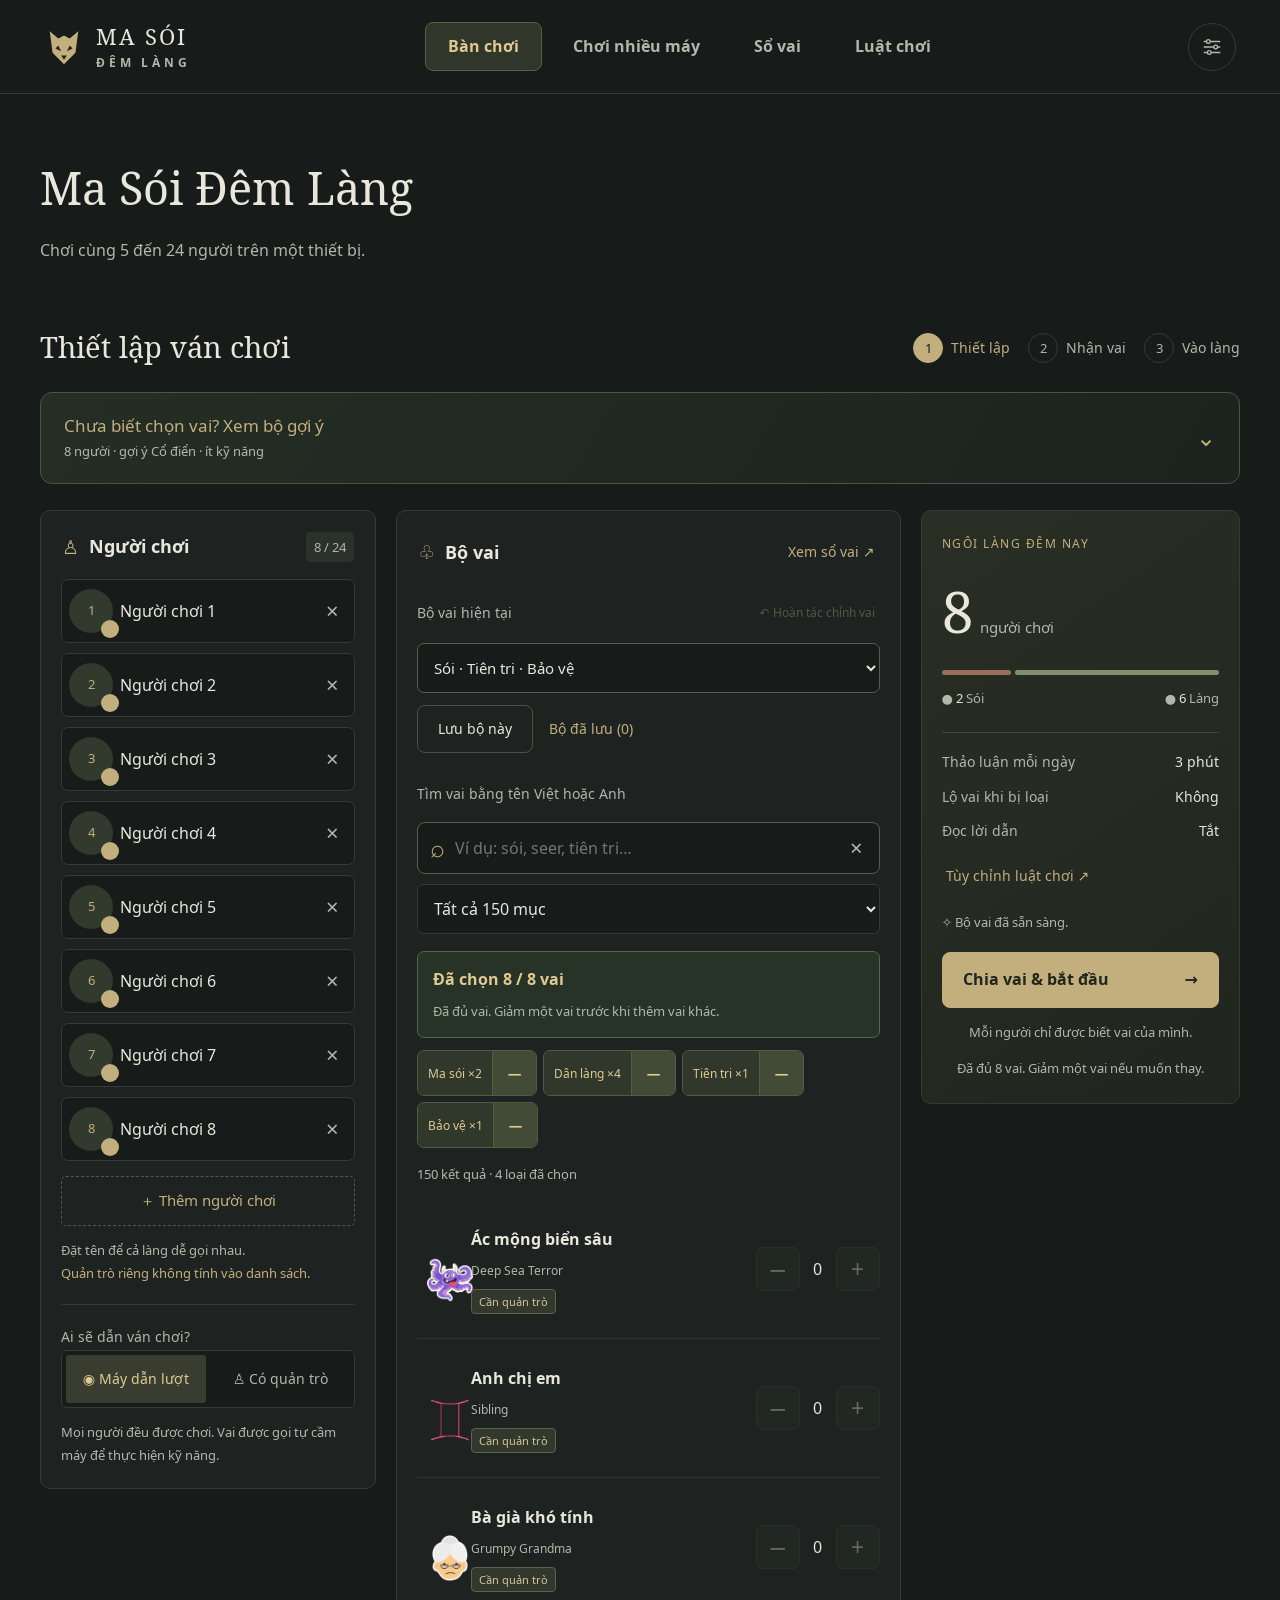
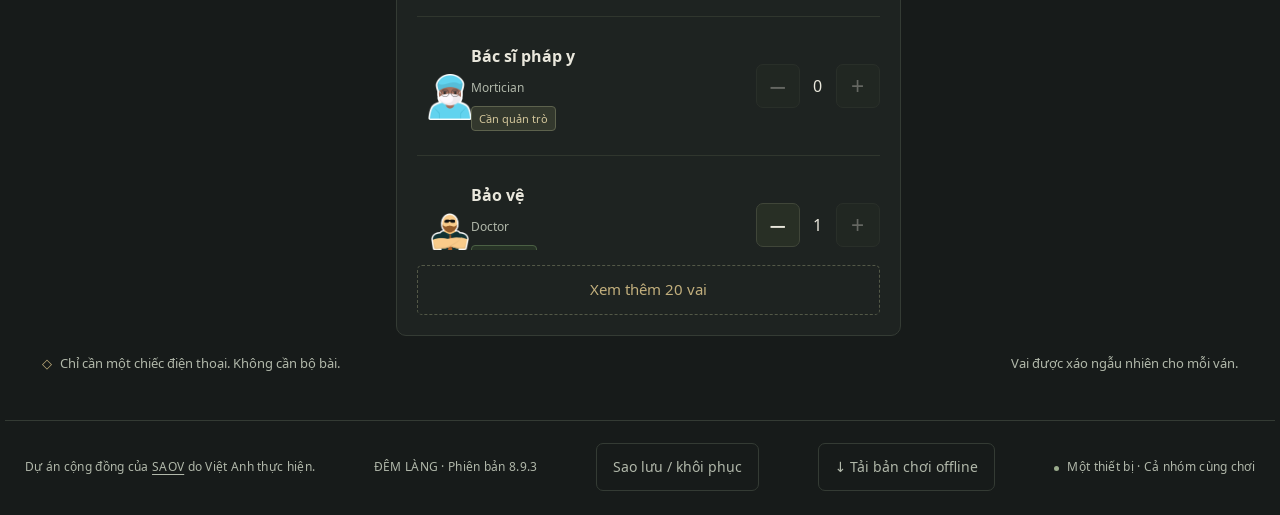
<file: index.html>
<!doctype html>
<html lang="vi"><head><meta charset="utf-8"><meta name="viewport" content="width=device-width, initial-scale=1"><meta name="theme-color" content="#171b1a"><meta name="description" content="Ma Sói Đêm Làng cho 5 đến 24 người."><title>Ma Sói 8.9.3 · Đêm Làng</title><link rel="icon" href="icon.svg" type="image/svg+xml"><link rel="manifest" href="manifest.webmanifest"><link rel="stylesheet" href="style.css"></head><body><header class="topbar"><a href="#" class="brand" aria-label="Ma Sói, trang chủ"><span class="brand-mark" data-icon="wolf"></span><span>MA SÓI<small>ĐÊM LÀNG</small></span></a><nav aria-label="Điều hướng"><button class="nav active" data-page="play">Bàn chơi</button><a class="nav" href="?online=1">Chơi nhiều máy</a><button class="nav" data-page="roles">Sổ vai</button><button class="nav" data-page="rules">Luật chơi</button></nav><button class="icon-btn" id="settingsBtn" aria-label="Cài đặt" title="Cài đặt"><svg viewBox="0 0 24 24" fill="none" stroke="currentColor" stroke-width="1.5" aria-hidden="true"><path d="M3 6h18M3 12h18M3 18h18"/><circle cx="8" cy="6" r="2" fill="#171b1a"/><circle cx="16" cy="12" r="2" fill="#171b1a"/><circle cx="9" cy="18" r="2" fill="#171b1a"/></svg></button></header><main id="app"></main><footer><p class="saov-credit">Dự án cộng đồng của <a href="https://www.facebook.com/SwinAOV?locale=vi_VN" target="_blank" rel="noopener noreferrer">SAOV</a> do Việt Anh thực hiện.</p><span>ĐÊM LÀNG · Phiên bản 8.9.3</span><button data-action="data-tools">Sao lưu / khôi phục</button><button id="downloadBtn">↓ Tải bản chơi offline</button><span id="offlineStatus"><b class="dot"></b> Một thiết bị · Cả nhóm cùng chơi</span></footer><dialog id="modal"></dialog><div id="toast" role="status"></div><script src="catalog.js"></script><script src="role-images.js"></script><script src="app.js"></script><script src="skills.js"></script><script src="room.js"></script></body></html>
</file>
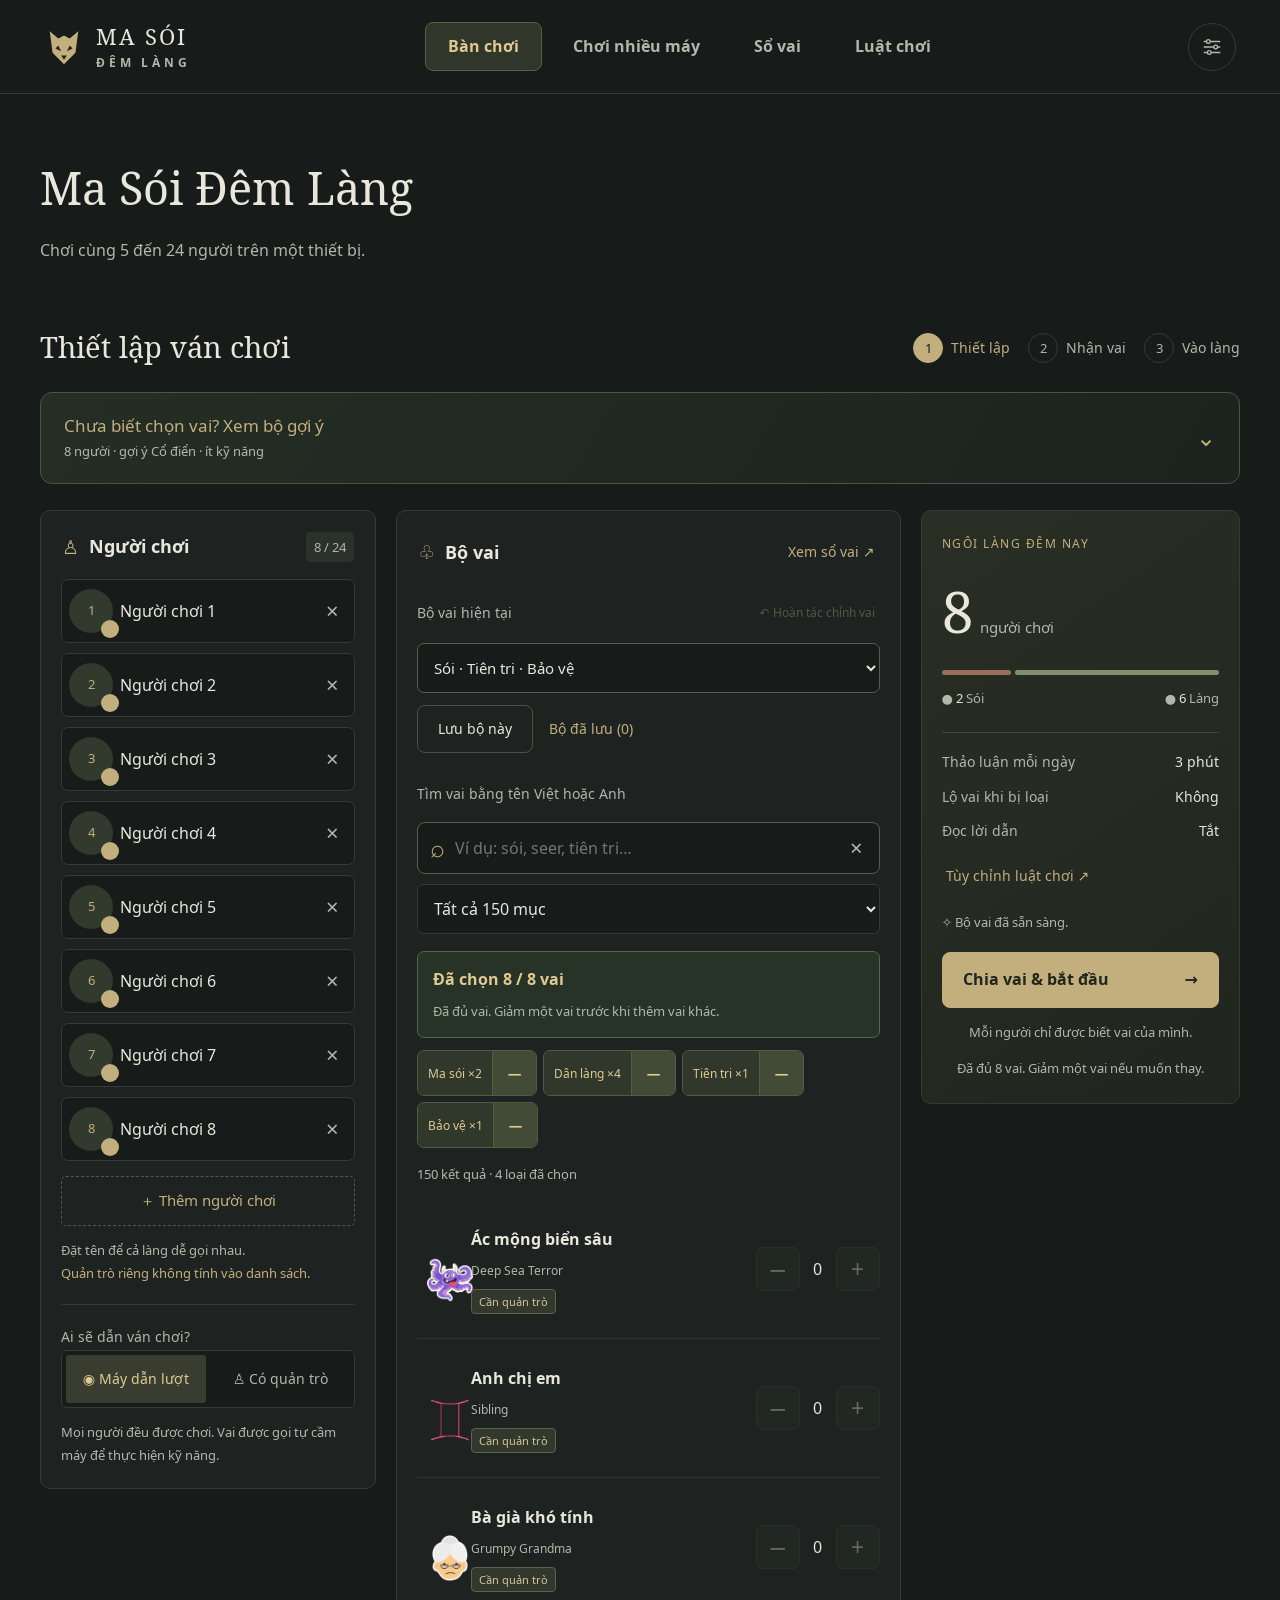
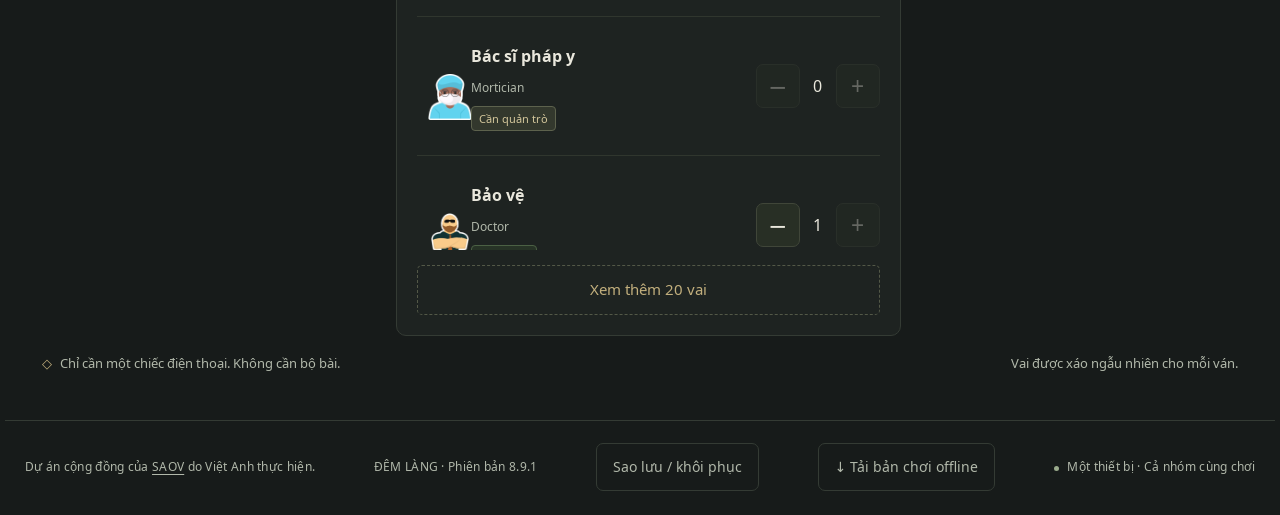
<file: public/index.html>
<!doctype html>
<html lang="vi"><head><meta charset="utf-8"><meta name="viewport" content="width=device-width, initial-scale=1"><meta name="theme-color" content="#171b1a"><meta name="description" content="Ma Sói Đêm Làng cho 5 đến 24 người."><title>Ma Sói 8.9.1 · Đêm Làng</title><link rel="icon" href="icon.svg" type="image/svg+xml"><link rel="manifest" href="manifest.webmanifest"><link rel="stylesheet" href="style.css"></head><body><header class="topbar"><a href="#" class="brand" aria-label="Ma Sói, trang chủ"><span class="brand-mark" data-icon="wolf"></span><span>MA SÓI<small>ĐÊM LÀNG</small></span></a><nav aria-label="Điều hướng"><button class="nav active" data-page="play">Bàn chơi</button><a class="nav" href="?online=1">Chơi nhiều máy</a><button class="nav" data-page="roles">Sổ vai</button><button class="nav" data-page="rules">Luật chơi</button></nav><button class="icon-btn" id="settingsBtn" aria-label="Cài đặt" title="Cài đặt"><svg viewBox="0 0 24 24" fill="none" stroke="currentColor" stroke-width="1.5" aria-hidden="true"><path d="M3 6h18M3 12h18M3 18h18"/><circle cx="8" cy="6" r="2" fill="#171b1a"/><circle cx="16" cy="12" r="2" fill="#171b1a"/><circle cx="9" cy="18" r="2" fill="#171b1a"/></svg></button></header><main id="app"></main><footer><p class="saov-credit">Dự án cộng đồng của <a href="https://www.facebook.com/SwinAOV?locale=vi_VN" target="_blank" rel="noopener noreferrer">SAOV</a> do Việt Anh thực hiện.</p><span>ĐÊM LÀNG · Phiên bản 8.9.1</span><button data-action="data-tools">Sao lưu / khôi phục</button><button id="downloadBtn">↓ Tải bản chơi offline</button><span id="offlineStatus"><b class="dot"></b> Một thiết bị · Cả nhóm cùng chơi</span></footer><dialog id="modal"></dialog><div id="toast" role="status"></div><script src="catalog.js"></script><script src="role-images.js"></script><script src="app.js"></script><script src="skills.js"></script><script src="room.js"></script></body></html>
</file>
<file: style.css>
@font-face{font-family:"Dem Lang Sans";src:url("fonts/noto-sans-regular-vi.woff") format("woff");font-style:normal;font-weight:400 500;font-display:swap}
@font-face{font-family:"Dem Lang Sans";src:url("fonts/noto-sans-bold-vi.woff") format("woff");font-style:normal;font-weight:600 900;font-display:swap}
@font-face{font-family:"Dem Lang Serif";src:url("fonts/noto-serif-regular-vi.woff") format("woff");font-style:normal;font-weight:400;font-display:swap}
:root{--bg:#171b1a;--panel:#1e2321;--raised:#252b27;--line:#343b34;--muted:#b1b8aa;--text:#e9e7dc;--gold:#c2af7d;--gold2:#e0c993;--red:#b5786d;--green:#9aab8c;--sans:"Dem Lang Sans",system-ui,sans-serif;--serif:"Dem Lang Serif",serif}
*{box-sizing:border-box}
body{margin:0;background:var(--bg);color:var(--text);font-family:var(--sans);font-size:16px;line-height:1.55}
button,input,select,textarea{font:inherit}
button,a,input,select,textarea{-webkit-tap-highlight-color:transparent}
button{cursor:pointer;color:inherit}
button:disabled{cursor:not-allowed;opacity:.35}
button{transition:background .18s,border-color .18s,transform .18s}
button:hover:not(:disabled){filter:brightness(1.12)}
button:active:not(:disabled){transform:translateY(1px)}
button:focus-visible,a:focus-visible{outline:2px solid var(--gold);outline-offset:4px}
a{color:inherit;text-decoration:none}
.topbar{height:94px;max-width:1360px;margin:auto;padding:0 44px;display:flex;align-items:center;justify-content:space-between;border-bottom:1px solid var(--line)}
.brand{display:flex;gap:12px;align-items:center;font-family:var(--serif);font-weight:bold;font-size:22px;letter-spacing:2px;line-height:1.1}
.brand small{display:block;font-family:var(--sans);font-size:12px;letter-spacing:3.8px;color:var(--muted);margin-top:8px}
.brand-mark{display:block;width:40px;height:46px;color:var(--gold)}
svg{width:100%;height:100%}
nav{height:100%;display:flex;gap:37px}
.nav{position:relative;border:0;background:none;color:var(--muted);padding:0 2px;font-size:16px}
.nav.active{color:var(--gold2)}
.nav.active:after{content:'';height:2px;background:var(--gold);position:absolute;bottom:-1px;left:0;right:0}
.icon-btn{background:transparent;border:1px solid var(--line);border-radius:50%;width:38px;height:38px;font-size:20px;color:var(--muted)}
main{max-width:1260px;margin:auto;padding:0 30px;min-height:calc(100vh - 181px)}
.hero{display:grid;grid-template-columns:1fr 1fr;align-items:center;min-height:290px;position:relative;overflow:hidden}
.eyebrow{font-size:13px;letter-spacing:2.8px;color:var(--gold);font-weight:bold;text-transform:uppercase}
.hero h1{font-family:var(--serif);font-size:68px;line-height:1.25;font-weight:normal;letter-spacing:0;margin:16px 0 17px}
.hero h1 em{font-style:normal;color:var(--gold)}
.hero p{color:var(--muted);max-width:420px;margin:0;font-size:16px;line-height:1.8}
.hero-art{height:278px;width:100%;position:relative;opacity:.9;mask-image:linear-gradient(90deg,transparent,#000 12%,#000 90%,transparent)}
.hero-tags{display:flex;gap:23px;margin-top:20px;font-size:13px;letter-spacing:.4px;color:#b5b9ac}
.hero-tags span:first-child{color:var(--gold)}
.workspace-head{display:flex;align-items:center;justify-content:space-between;margin:8px 0 18px}
.workspace-head h2{font-family:var(--serif);font-weight:normal;font-size:25px;margin:0}
.workspace-head p{color:var(--muted);font-size:14px;margin:4px 0 0}
.steps{display:flex;gap:22px;font-size:14px;color:var(--muted)}
.steps span{display:flex;align-items:center;gap:8px}
.steps b{border:1px solid var(--line);border-radius:50%;width:23px;height:23px;display:grid;place-items:center;font-weight:normal;font-size:13px}
.steps .active{color:var(--gold)}
.steps .active b{background:var(--gold);color:var(--bg);border-color:var(--gold)}
.setup-grid{display:grid;grid-template-columns:minmax(260px, .94fr) minmax(340px,1.35fr) minmax(235px,.81fr);gap:18px;align-items:start}
.panel{background:var(--panel);border:1px solid var(--line);border-radius:10px;overflow:hidden}
.panel-head{padding:20px 21px 16px;display:flex;align-items:center;justify-content:space-between;gap:8px}
.panel-title{display:flex;align-items:center;gap:10px}
.panel-title h3{font-size:16px;font-weight:600;margin:0}
.panel-title .symbol{color:var(--gold);font-size:19px}
.count-badge{color:var(--muted);font-size:13px;background:#2b312b;border-radius:4px;padding:3px 7px}
.subtle{color:var(--muted);font-size:14px}
.panel-body{padding:0 20px 20px}
.players-list{display:grid;grid-template-columns:1fr 1fr;gap:9px}
.player-input{display:flex;align-items:center;background:var(--bg);border:1px solid var(--line);border-radius:5px;min-width:0;height:38px}
.player-input span{font-size:12px;color:var(--gold);width:27px;text-align:center;flex-shrink:0}
.player-input input{background:transparent;border:0;color:var(--text);width:100%;min-width:0;padding:8px 0;font-size:14px;outline:none}
.player-input:focus-within{border-color:var(--gold)}
.player-input button{border:0;background:transparent;color:var(--muted);padding:5px 8px 5px 3px;font-size:16px}
.add-btn{width:100%;border:1px dashed #535847;background:transparent;border-radius:5px;color:var(--gold);padding:10px;margin:13px 0 0;font-size:14px}
.hint{font-size:13px;color:var(--muted);margin:13px 0 0;line-height:1.7}
.hint .gold{color:var(--gold)}
.panel-rule{border:0;border-top:1px solid var(--line);margin:18px 0}
.segmented{display:flex;background:var(--bg);border:1px solid var(--line);border-radius:6px;padding:4px;gap:4px}
.segmented button{flex:1;border:0;background:transparent;color:var(--muted);padding:7px 6px;border-radius:3px;font-size:13px}
.segmented button.selected{background:#383d30;color:var(--gold2)}
.role-list{margin-top:10px}
.role-row{display:flex;align-items:center;gap:11px;padding:12px 0;border-bottom:1px solid #30362e}
.role-row:last-child{border-bottom:0}
.role-symbol{width:38px;height:40px;padding:9px;border-radius:7px;background:#30352b;color:var(--gold);flex-shrink:0}
.role-row.wolf .role-symbol{background:#392b28;color:#c08d7b}
.role-info{flex:1}
.role-info b{font-weight:500;font-size:15px}
.role-info p{margin:2px 0 0;color:var(--muted);font-size:13px}
.stepper{display:flex;align-items:center;gap:12px}
.stepper button{width:25px;height:25px;border:1px solid #404639;border-radius:4px;background:transparent;color:var(--muted);font-size:18px;line-height:1}
.stepper span{width:12px;text-align:center;font-size:15px}
.text-btn{padding:0;border:0;background:none;color:var(--gold);font-size:14px}
.more-roles{padding-top:13px;display:flex;justify-content:space-between}
.summary{padding:23px 20px;background:linear-gradient(145deg,#2a2f25,#20251f)}
.summary-label{font-size:12px;letter-spacing:2px;color:var(--gold)}
.summary-number{font-family:var(--serif);font-size:49px;line-height:1;margin:21px 0 6px}
.summary-number small{font-family:var(--sans);font-size:14px;color:var(--muted);margin-left:7px}
.balance{height:5px;display:flex;gap:4px;margin:22px 0 12px}
.balance span{border-radius:4px;height:100%}
.balance-key{display:flex;justify-content:space-between;color:var(--muted);font-size:13px}
.balance-key b{color:var(--text);font-weight:normal}
.summary-rule{border:0;border-top:1px solid #424735;margin:23px 0 17px}
.setting-line{display:flex;justify-content:space-between;margin:11px 0;font-size:14px;color:var(--muted)}
.setting-line b{color:var(--text);font-weight:normal}
.primary{background:var(--gold);border:1px solid var(--gold);border-radius:5px;color:#20251e;padding:13px 18px;font-size:15px;font-weight:bold}
.start{width:100%;margin-top:17px;display:flex;justify-content:space-between}
.summary .hint{text-align:center;font-size:12px}
.error{color:#e2a391;font-size:14px}
.intro-note{padding:16px 2px 26px;font-size:13px;color:var(--muted);display:flex;justify-content:space-between}
.intro-note span:first-child:before{content:'◇';color:var(--gold);margin-right:8px}
footer{max-width:1270px;margin:20px auto 0;border-top:1px solid var(--line);padding:22px 20px 24px;display:flex;align-items:center;justify-content:space-between;color:#858d81;font-size:12px;letter-spacing:.3px}
footer i{color:var(--gold);margin:0 9px}
footer button{background:transparent;border:0;color:var(--muted);font-size:13px}
.dot{display:inline-block;background:var(--green);width:5px;height:5px;border-radius:50%;margin-right:5px}
dialog{color:var(--text);background:var(--panel);border:1px solid #4e5545;border-radius:12px;max-width:530px;width:calc(100% - 32px);padding:28px}
dialog::backdrop{background:#090c0bce;backdrop-filter:blur(7px)}
.dialog-head{display:flex;justify-content:space-between;gap:15px;align-items:center;margin-bottom:20px}
.dialog-head h2{font-family:var(--serif);font-size:25px;font-weight:normal;margin:0}
.close{background:none;border:0;color:var(--muted);font-size:24px}
.field{display:block;margin-bottom:19px}
.field>span{display:block;margin-bottom:8px;font-size:15px}
.field select,.field input[type=number],textarea{width:100%;background:var(--bg);color:var(--text);border:1px solid var(--line);padding:11px;border-radius:5px;outline:none}
.field small{display:block;color:var(--muted);font-size:13px;margin-top:6px}
.check{display:flex;gap:10px;align-items:start;margin:17px 0;font-size:15px}
.check input{accent-color:var(--gold);margin-top:5px}
.check small{display:block;color:var(--muted);font-size:13px}
#toast{position:fixed;bottom:28px;left:50%;transform:translateX(-50%);background:var(--gold);color:var(--bg);padding:12px 22px;border-radius:5px;font-size:15px;opacity:0;pointer-events:none;z-index:9;transition:opacity .2s}
#toast.visible{opacity:1}
.page-heading{padding:54px 0 26px}
.page-heading h1{font-family:var(--serif);font-weight:normal;font-size:45px;margin:8px 0}
.page-heading p{color:var(--muted);max-width:650px}
.library{display:grid;grid-template-columns:repeat(4,1fr);gap:16px;padding-bottom:30px}
.role-card{padding:24px;background:var(--panel);border:1px solid var(--line);border-radius:8px}
.role-card .role-symbol{width:54px;height:60px;padding:13px;margin-bottom:22px}
.role-card h2{font-family:var(--serif);font-size:24px;font-weight:normal;margin:6px 0}
.role-card p{font-size:15px;color:var(--muted);line-height:1.8}
.faction{font-size:12px;text-transform:uppercase;letter-spacing:1.5px;color:var(--gold)}
.rules-grid{display:grid;grid-template-columns:1.4fr 1fr;gap:25px;padding-bottom:40px}
.rules-grid article{padding:24px;border:1px solid var(--line);background:var(--panel);border-radius:8px}
.rules-grid h2{font-family:var(--serif);font-weight:normal;font-size:24px;margin-top:0}
.rules-grid li{margin:13px 0;padding-left:5px;color:var(--muted);font-size:16px}
.rules-grid strong{color:var(--text)}
.game-wrap{max-width:800px;margin:0 auto;padding:35px 0 50px}
.game-top{display:flex;justify-content:space-between;align-items:center;margin-bottom:28px}
.game-top p{font-size:13px;letter-spacing:1.3px;color:var(--gold);margin:0}
.game-stage{padding:35px;background:var(--panel);border:1px solid var(--line);border-radius:13px;text-align:center}
.game-stage h1{font-family:var(--serif);font-size:38px;font-weight:normal;margin:12px 0}
.game-stage p{color:var(--muted);font-size:16px;max-width:510px;margin:14px auto 23px;line-height:1.9}
.game-stage .large-symbol{width:80px;height:90px;display:block;color:var(--gold);margin:20px auto}
.role-reveal{border:1px solid #5e6145;border-radius:10px;margin:24px auto;padding:25px;max-width:350px;background:radial-gradient(ellipse at top,#384130,transparent 80%)}
.role-reveal h2{font-family:var(--serif);font-size:36px;font-weight:normal;margin:12px 0}
.secondary{background:transparent;color:var(--text);border:1px solid #4a5143;border-radius:5px;padding:12px 18px;font-size:15px}
.actions{display:flex;flex-wrap:wrap;justify-content:center;gap:12px;margin-top:25px}
.player-grid{display:grid;grid-template-columns:repeat(3,1fr);gap:9px;margin:23px 0}
.target{background:var(--bg);border:1px solid var(--line);border-radius:6px;padding:14px 9px;text-align:left;display:flex;gap:10px;align-items:center;font-size:15px;overflow:hidden}
.target span{overflow-wrap:anywhere}
.avatar{width:25px;height:25px;border-radius:50%;background:#32392d;color:var(--gold);display:grid;place-items:center;font-size:13px;flex-shrink:0}
.target.chosen{border-color:var(--gold);background:#363b2c}
.target.dead{opacity:.55}
.target small{display:block;color:var(--muted);font-size:13px}
.progress{height:3px;background:var(--line);margin-top:27px;border-radius:4px}
.progress>div{height:100%;background:var(--gold);border-radius:4px}
.timer{font-size:76px;font-family:var(--serif);color:var(--gold);line-height:1.3;font-variant-numeric:tabular-nums}
.alive-strip{display:flex;gap:8px;flex-wrap:wrap;justify-content:center;margin:20px 0}
.alive-strip span{font-size:14px;color:var(--muted);border:1px solid var(--line);border-radius:30px;padding:5px 12px}
.vote-row{display:flex;gap:14px;align-items:center;border-bottom:1px solid var(--line);padding:12px 0;text-align:left}
.vote-row .name{flex:1}
.vote-row .stepper{gap:20px}
.vote-row .stepper button{width:33px;height:33px}
.results-list{text-align:left;display:grid;grid-template-columns:1fr 1fr;gap:10px}
.results-list>div{padding:12px 14px;background:var(--bg);border-radius:5px;display:flex;align-items:center;gap:12px}
.results-list b{font-weight:normal;font-size:15px}
.results-list small{display:block;color:var(--muted);font-size:13px}
.log{text-align:left;margin-top:25px;border-top:1px solid var(--line);padding-top:20px}
.log li{font-size:15px;color:var(--muted);padding:5px}
.resume{display:flex;justify-content:space-between;align-items:center;padding:15px 20px;background:#30372a;border:1px solid #596144;border-radius:7px;margin:15px 0 20px;gap:15px}
.resume p{font-size:15px;margin:0;color:var(--text)}
.resume small{font-size:13px;color:var(--muted)}
.mode-label{font-size:13px;color:var(--muted);margin:15px 0 7px}
.reduced{font-size:14px;color:var(--muted)}
details{margin:20px 0;text-align:left}
summary{cursor:pointer;color:var(--gold);font-size:15px}
.empty{font-size:16px;padding:30px;color:var(--muted)}

@media(min-width:1450px){.topbar{max-width:1380px}
.hero{min-height:330px}
.hero-art{height:310px}
.hero h1{font-size:79px}
.panel-head{padding-top:23px}
.role-row{padding:15px 0}
main{max-width:1300px}
}

@media(max-width:1050px){.setup-grid{grid-template-columns:1fr 1.3fr}
.setup-grid>aside{grid-column:1/-1}
.summary{display:grid;grid-template-columns:1fr 1fr;gap:0 40px}
.summary>div:last-child{align-self:center}
.summary-rule{margin-top:10px}
.hero h1{font-size:59px}
.hero-tags{gap:16px}
.library{grid-template-columns:repeat(2,1fr)}
footer{gap:14px}
.steps{gap:12px}
}

@media(max-width:650px){.topbar{padding:0 20px;height:78px}
.brand{font-size:18px;gap:8px}
.brand small{font-size:11px;letter-spacing:2.5px}
.brand-mark{width:30px;height:37px}
nav{gap:20px}
.nav{font-size:14px}
.icon-btn{width:30px;height:30px;font-size:17px}
main{padding:0 19px}
.hero{min-height:310px;display:block;padding-top:33px}
.hero h1{font-size:58px;margin:14px 0}
.hero p{font-size:15px;max-width:270px}
.hero-art{position:absolute;right:-120px;bottom:-5px;width:350px;height:250px;z-index:-1;opacity:.4;mask-image:linear-gradient(90deg,transparent,#000 35%)}
.eyebrow{font-size:12px;letter-spacing:2px}
.hero-tags{font-size:12px;gap:15px;margin-top:20px}
.workspace-head{margin:7px 0 17px}
.workspace-head h2{font-size:24px}
.steps{gap:8px}
.steps span{font-size:0;gap:0}
.steps b{font-size:12px;width:21px;height:21px}
.setup-grid{grid-template-columns:1fr;gap:15px}
.setup-grid>aside{grid-column:auto}
.panel-head{padding:18px 19px 14px}
.panel-body{padding:0 18px 18px}
.player-input{height:41px}
.player-input input{font-size:15px}
.role-row{padding:12px 0}
.role-info b{font-size:16px}
.role-info p{font-size:14px}
.summary{display:block;padding:23px}
.summary-number{margin-top:17px}
.summary .balance{margin-top:17px}
.summary-rule{margin-top:22px}
.start{padding:15px;font-size:16px}
.intro-note{display:block;padding-bottom:8px}
.intro-note span{display:block;margin:8px 0}
footer{margin:20px 19px 0;padding:20px 0 25px;flex-wrap:wrap;font-size:12px}
footer span:first-child{width:100%}
.library{gap:10px}
.role-card{padding:17px}
.role-card h2{font-size:22px}
.role-card p{font-size:14px}
.page-heading{padding-top:30px}
.page-heading h1{font-size:37px}
.rules-grid{grid-template-columns:1fr;gap:15px}
.game-wrap{padding-top:24px}
.game-stage{padding:26px 18px}
.game-stage h1{font-size:31px}
.game-stage p{font-size:15px}
.player-grid{grid-template-columns:1fr 1fr}
.target{font-size:14px;padding:12px 8px}
.results-list{grid-template-columns:1fr}
.timer{font-size:65px}
.game-top{margin-bottom:17px}
.game-top p{font-size:12px}
.resume{padding:12px}
.resume p{font-size:14px}
.resume button{padding:9px 11px;font-size:13px}
}

@media(prefers-reduced-motion:reduce){*{transition:none!important;scroll-behavior:auto!important}
}


.icon-btn{font-family:var(--sans);font-variant-emoji:text}
.hero{isolation:isolate}
.setting-line,.role-info p,.hint{line-height:1.7}

@media(max-width:650px){.stepper button{width:33px;height:33px}
.role-row{gap:9px}
.stepper{gap:8px}
.hero-art{z-index:-1}
}

.icon-btn svg{width:18px;height:18px;vertical-align:middle}


/* Readable typography and comfortable controls on desktop and touch screens. */
html{-webkit-text-size-adjust:100%;text-size-adjust:100%;scroll-padding-top:20px}

body{font-synthesis:none;line-height:1.7}

h1,h2,h3{letter-spacing:0;line-height:1.4;overflow-wrap:break-word}

button{min-height:44px;line-height:1.45;touch-action:manipulation}

input,select,textarea{font-size:16px}

nav{gap:8px;align-items:center}

.nav{min-height:48px;height:auto;padding:12px 22px;border:1px solid transparent;border-radius:8px;font-size:16px;font-weight:600}

.nav.active{border-color:#566047;background:#30372a;color:var(--gold2)}

.nav.active:after{display:none}

.icon-btn{width:48px;height:48px;min-width:48px;flex-shrink:0;display:grid;place-items:center}

.icon-btn svg{width:22px;height:22px}

.hero{min-height:330px;gap:15px}

.hero h1{font-size:clamp(40px,4.7vw,68px);line-height:1.3}

.hero p{font-size:16px;max-width:490px}

.hero-tags{flex-wrap:wrap;gap:8px 18px;font-size:13px}

.eyebrow{font-size:12px;letter-spacing:1.6px}

.workspace-head{margin:20px 0 24px;gap:20px}

.workspace-head h2{font-size:29px}

.workspace-head p{font-size:15px}

.steps{font-size:14px;gap:18px}

.steps b{width:30px;height:30px;font-size:13px}

.setup-grid{grid-template-columns:minmax(270px,1fr) minmax(390px,1.5fr) minmax(265px,.95fr);gap:20px}

.panel-title h3{font-size:18px}

.count-badge{font-size:13px;padding:4px 8px}

.players-list{grid-template-columns:1fr;gap:10px}

.player-input{height:52px;border-radius:7px}

.player-input span{font-size:13px;width:34px}

.player-input input{height:48px;font-size:16px;padding:10px 0}

.player-input button{width:44px;min-width:44px;height:48px;padding:0;font-size:22px}

.add-btn{font-size:15px;min-height:50px;margin-top:15px}

.mode-label{font-size:14px}

.segmented{gap:5px}

.segmented button{font-size:14px;min-height:48px;padding:10px 8px}

.hint,.summary .hint{font-size:13px;line-height:1.8}

.role-row{gap:12px;padding:17px 0}

.role-info{min-width:0}

.role-info b{font-size:17px;font-weight:600}

.role-info p{font-size:14px;line-height:1.65}

.role-symbol{width:42px;height:44px;padding:10px}

.stepper{gap:8px;flex-shrink:0}

.stepper button,.vote-row .stepper button{width:44px;height:44px;font-size:23px;border-radius:7px;background:#282f25;color:var(--text)}

.stepper span{width:20px;font-size:16px}

.text-btn{font-size:14px;min-height:44px;padding:8px 4px;display:inline-flex;align-items:center;justify-content:center;text-align:center}

.more-roles{align-items:center;gap:8px}

.subtle{font-size:14px}

.summary-label{font-size:12px;letter-spacing:1.5px}

.summary-number{font-size:56px;line-height:1.3}

.summary-number small{font-size:15px}

.balance-key{font-size:13px;gap:10px;flex-wrap:wrap}

.setting-line{font-size:14px;gap:10px}

.primary{font-size:16px;min-height:56px;padding:15px 20px;border-radius:8px}

.secondary{font-size:16px;min-height:52px;padding:13px 20px;border-radius:8px}

.start{gap:10px;align-items:center}

.error{font-size:14px}

.intro-note{font-size:13px;gap:20px}

footer{font-size:12px;gap:18px;flex-wrap:wrap;color:var(--muted)}

footer button{font-size:14px;min-height:48px;border:1px solid var(--line);padding:10px 16px;border-radius:7px}

.page-heading p{font-size:16px;max-width:760px;line-height:1.9}

.role-card p,.rules-grid li,.reduced{font-size:16px;line-height:1.9}

.rules-grid h2{font-size:28px;line-height:1.6;margin-bottom:16px}

.rules-grid article{padding:28px}

.role-card h2{line-height:1.6}

.faction{font-size:12px;letter-spacing:1px}

.game-stage p{font-size:16px;line-height:1.9;max-width:600px}

.game-stage h1{line-height:1.45}

.target{font-size:16px;min-height:64px;padding:14px 12px}

.avatar{width:30px;height:30px;font-size:13px}

.target small,.results-list small{font-size:14px}

.alive-strip span{font-size:14px;padding:7px 14px}

.results-list b{font-size:16px}

.log li{font-size:15px}

summary{font-size:16px;min-height:44px;padding:8px 0}

.game-top{gap:15px;flex-wrap:wrap}

.game-top p{font-size:12px}

.resume p{font-size:16px}

.resume small{font-size:13px}

.field>span,.check{font-size:16px}

.field small,.check small{font-size:13px;line-height:1.8}

.check input{width:22px;height:22px;flex-shrink:0}

.close{min-width:44px;min-height:44px;font-size:30px}

#toast{font-size:15px;max-width:calc(100vw - 32px);width:max-content;box-shadow:0 5px 25px #0006}

@media(max-width:1120px){
  .setup-grid{grid-template-columns:minmax(275px,1fr) minmax(385px,1.35fr)}

  .setup-grid>aside{grid-column:1/-1}

  .summary{display:grid;grid-template-columns:1fr 1fr;gap:0 40px}

  .summary>div:last-child{align-self:center}

  .steps{gap:10px}

}

@media(max-width:760px){
  .topbar{height:auto;min-height:130px;display:grid;grid-template-columns:1fr auto;gap:12px;padding:16px 20px}

  .brand{font-size:22px;gap:10px}

  .brand-mark{width:36px;height:42px}

  .brand small{font-size:10px;letter-spacing:3px}

  nav{grid-column:1/-1;grid-row:2;display:flex;width:100%;height:auto;gap:8px}

  .nav{flex:1;min-width:0;min-height:48px;padding:11px 8px;font-size:15px}

  .topbar>.icon-btn{grid-column:2;grid-row:1}

  main{padding:0 18px}

  .hero{display:block;min-height:320px;padding:32px 0 28px}

  .hero h1{font-size:clamp(36px,10vw,52px);margin:14px 0;line-height:1.35}

  .hero p{font-size:16px;max-width:310px}

  .hero-art{position:absolute;width:350px;height:250px;right:-115px;bottom:0;z-index:-1;opacity:.3;mask-image:linear-gradient(90deg,transparent,#000 35%)}

  .hero-tags{font-size:12px;gap:8px 15px;margin-top:20px}

  .eyebrow{font-size:11px;letter-spacing:1.25px}

  .workspace-head{align-items:start;margin:20px 0;gap:10px}

  .workspace-head h2{font-size:25px}

  .workspace-head p{font-size:14px}

  .steps{gap:6px;padding-top:4px}

  .steps span{font-size:0;gap:0}

  .steps b{width:24px;height:24px;font-size:11px}

  .setup-grid{grid-template-columns:minmax(0,1fr);gap:18px}

  .setup-grid>aside{grid-column:auto}

  .panel-head{padding:20px 17px 14px;flex-wrap:wrap}

  .panel-body{padding:0 16px 20px}

  .panel-title h3{font-size:18px}

  .players-list{grid-template-columns:1fr}

  .player-input{height:54px}

  .player-input input{font-size:16px}

  .role-row{gap:9px;padding:16px 0;flex-wrap:wrap}

  .role-symbol{width:38px;height:40px;padding:9px}

  .role-info{flex:1 1 100px}

  .role-info b{font-size:16px}

  .role-info p{font-size:14px}

  .stepper{gap:6px}

  .stepper button,.vote-row .stepper button{width:44px;height:44px}

  .segmented button{font-size:13px;padding:10px 6px}

  .summary{display:block;padding:24px 20px}

  .summary .hint{font-size:13px}

  .summary-number{margin-top:18px}

  .setting-line{font-size:15px}

  .primary,.secondary,.resume button{font-size:16px;min-height:54px;padding:14px 16px}

  .intro-note{display:block;font-size:13px}

  .intro-note span{display:block;margin:10px 0}

  footer{margin:15px 18px 0;padding:20px 0 28px;font-size:12px}

  footer span:first-child{width:100%}

  footer button{width:100%;font-size:15px}

  .library{grid-template-columns:1fr;gap:16px}

  .role-card{padding:24px}

  .role-card h2{font-size:27px}

  .role-card p{font-size:16px}

  .page-heading{padding-top:30px}

  .page-heading h1{font-size:34px;line-height:1.5}

  .rules-grid{grid-template-columns:minmax(0,1fr);gap:18px}

  .rules-grid article{padding:23px 20px}

  .rules-grid h2{font-size:25px;line-height:1.65}

  .rules-grid ol{padding-left:23px}

  .rules-grid li,.reduced{font-size:16px;line-height:1.95}

  .game-wrap{padding-top:22px}

  .game-top{gap:8px;align-items:flex-start}

  .game-top>div{width:100%;justify-content:space-between;gap:8px!important}

  .game-top .text-btn{font-size:14px}

  .game-stage{padding:28px 16px}

  .game-stage h1{font-size:29px;line-height:1.5}

  .game-stage p{font-size:16px;line-height:1.9}

  .player-grid{grid-template-columns:minmax(0,1fr);gap:10px}

  .target{font-size:16px;min-height:60px;padding:12px}

  .role-reveal{padding:22px 16px}

  .role-reveal h2{font-size:31px;line-height:1.6}

  .actions{gap:10px}

  .actions>.primary,.actions>.secondary{width:100%}

  .results-list{grid-template-columns:1fr}

  .vote-row{gap:9px}

  .vote-row .name{font-size:15px;min-width:0;overflow-wrap:anywhere}

  .vote-row .stepper{gap:6px}

  .vote-row>.avatar{display:none}

  .timer{font-size:70px}

  .resume{padding:16px;align-items:flex-start;flex-wrap:wrap}

  .resume p{font-size:15px}

  .resume small{font-size:13px}

  dialog{padding:22px 18px;max-height:calc(100dvh - 32px)}

  .dialog-head h2{font-size:26px}

}

@media(max-width:360px){
  main{padding:0 12px}

  .topbar{padding:14px 12px}

  .panel-body{padding-right:12px;padding-left:12px}

  .role-info{flex-basis:90px}

  .role-row .role-symbol{display:none}

  .workspace-head h2{font-size:24px}

  .hero-tags{font-size:11px;gap:8px 12px}

}

/* Expanded role catalog and accurately weighted ballots. */
.setup-grid .segmented{flex-wrap:wrap}
.setup-grid .segmented button{flex:1 1 40%}
.role-filters{display:flex;flex-wrap:wrap;gap:10px;margin:0 0 24px}
.role-filters .chosen{background:#363e2f;border-color:var(--gold);color:var(--gold2)}
.public-report{background:#272f24;border:1px solid #505c43;border-radius:8px;padding:18px 20px;text-align:left;margin:24px 0}
.public-report h2{font-family:var(--serif);font-size:22px;font-weight:normal;margin:0 0 12px}
.public-report p{margin:10px 0;font-size:15px}
.ballot-list{margin:24px 0}
.ballot-row{display:grid;grid-template-columns:minmax(100px,1fr) minmax(160px,1.2fr);gap:16px;align-items:center;padding:14px 0;text-align:left;border-bottom:1px solid var(--line)}
.ballot-row span{overflow-wrap:anywhere;font-size:16px}
.ballot-row b{color:var(--gold);margin-left:8px}
.ballot-row select{background:var(--bg);border:1px solid #4a5542;color:var(--text);border-radius:7px;min-height:50px;width:100%;font-family:var(--sans);font-size:16px;padding:10px 12px}
.tally-row{display:flex;justify-content:space-between;gap:15px;padding:6px 0;font-size:15px}
@media(max-width:760px){.ballot-row{grid-template-columns:1fr;gap:9px}.public-report{padding:18px 16px}.role-filters .secondary{font-size:14px;padding:10px 13px;min-height:44px}}
/* Searchable full catalog, device-local photos and a private moderator desk. */
.catalog-tools{padding-top:17px;display:grid;gap:10px}.search-label{display:block;font-size:14px;color:var(--muted);margin-bottom:6px}.search-field{display:flex;align-items:center;gap:10px;border:1px solid #566047;background:var(--bg);border-radius:8px;min-height:52px;padding-left:12px}.search-field>span{font-size:25px;color:var(--gold)}.search-field input{width:100%;min-width:0;color:var(--text);background:none;border:0;outline:none;font:16px var(--sans);padding:12px 0}.search-field:focus-within{border-color:var(--gold)}.search-field button{border:0;background:transparent;color:var(--muted);min-width:44px;font-size:22px}.catalog-tools select,.field input,.field textarea{background:var(--bg);color:var(--text);border:1px solid var(--line);border-radius:6px;padding:12px;font:16px var(--sans);min-height:50px;width:100%}.search-count{font-size:13px;color:var(--muted);margin:15px 0}.catalog-scroll{max-height:650px;overflow-y:auto;overscroll-behavior:contain;scrollbar-color:#626e50 var(--bg)}.role-title{padding:2px 0;background:none;border:0;color:var(--text);text-align:left;font-size:16px;font-weight:600}.role-info small{display:block;font-size:12px;color:var(--muted)}.role-description{font-size:16px;line-height:1.9}.engine-badge{display:inline-block;padding:3px 7px;margin:7px 0;border:1px solid #5d624d;border-radius:4px;font-size:11px;line-height:1.6;color:#d4c79c;background:#33382d}.engine-badge.auto{color:#c2d0b4;border-color:#4b6044;background:#273326}.english-name{font-size:13px;color:var(--muted);margin:4px 0 10px}.role-card .engine-badge{font-size:12px}.selected-chips{display:flex;flex-wrap:wrap;gap:6px;padding-top:16px}.selected-chips button{background:#30382b;border:1px solid #515d43;color:var(--gold2);padding:6px 10px;border-radius:6px;font-size:12px}.assist-note{border:1px solid #665c3f;background:#363024;color:#dfd2ac;padding:13px 15px;border-radius:7px;font-size:14px;line-height:1.85;margin:14px 0}.library-search{max-width:650px;margin-bottom:20px}.player-input{height:64px}.player-input input{height:60px}.player-input .player-photo{position:relative;display:grid;place-items:center;width:58px;min-width:58px;height:60px;padding:4px;background:none;border:0}.player-photo .avatar{width:44px;height:44px;font-size:13px}.avatar{overflow:hidden}.avatar img{width:100%;height:100%;object-fit:cover;display:block}.avatar.avatar-large{width:82px;height:82px;font-size:24px;margin:10px auto}.camera-badge{position:absolute;right:1px;bottom:3px;border-radius:50%;background:var(--gold);color:var(--bg);font-size:13px!important;width:18px!important;height:18px;display:grid;place-items:center}.photo-preview{width:200px;height:200px;border-radius:12px;overflow:hidden;background:var(--bg);border:1px solid var(--line);display:grid;place-items:center;margin:10px auto 18px;color:var(--muted)}.photo-preview img{width:100%;height:100%;object-fit:cover}#cameraVideo{width:100%;max-height:50dvh;aspect-ratio:1;object-fit:cover;background:#101411;border-radius:10px}.pool-results{max-height:50dvh;overflow-y:auto;overscroll-behavior:contain;margin-top:20px}.pool-row{display:flex;align-items:flex-start;gap:12px;min-height:56px;padding:12px 6px;border-bottom:1px solid var(--line);font-size:15px}.pool-row input{width:22px;height:22px;accent-color:var(--gold);margin:2px 0 0;flex-shrink:0}.pool-row small{display:block;color:var(--muted);font-size:12px}.moderator-wrap{max-width:1100px}.mod-toolbar{display:flex;flex-wrap:wrap;gap:10px;margin:20px 0}.mod-toolbar button{font-size:14px}.mod-night-guide{margin:20px 0 24px}.mod-night-guide h2{font-size:23px;font-family:var(--serif);font-weight:normal;margin:0}.mod-night-guide h3{font-size:24px;font-family:var(--serif);font-weight:normal;margin:4px 0 10px}.mod-night-guide p{font-size:16px;line-height:1.9}.target-guide{display:flex;flex-wrap:wrap;gap:12px;margin:20px 0}.target-guide>span{display:flex;align-items:center;gap:8px;font-size:14px}.mod-player-grid{display:grid;grid-template-columns:1fr 1fr;gap:14px}.mod-player{display:flex;gap:18px;align-items:center;padding:18px;text-align:left;background:var(--panel);border:1px solid var(--line);border-radius:9px;min-width:0}.mod-player.dead{opacity:.65;border-style:dashed}.mod-player .avatar-large{width:70px;height:70px;min-width:70px;margin:0;flex-shrink:0}.mod-player>span:last-child{min-width:0;overflow-wrap:anywhere}.mod-player b{display:block;font-size:17px}.mod-player strong{display:block;font-size:15px;color:var(--gold);margin:3px 0}.mod-player small{display:block;font-size:12px;color:var(--muted);line-height:1.8}.mod-profile{display:flex;align-items:center;gap:20px;margin:12px 0 24px}.mod-profile .avatar-large{margin:0;flex-shrink:0}.mod-profile p{font-size:18px}.mod-profile small{font-size:13px;color:var(--muted)}.mod-form-grid{display:grid;grid-template-columns:1fr 1fr;gap:15px}.mod-night-guide textarea{width:100%}
@media(max-width:760px){.catalog-scroll{max-height:560px}.catalog-scroll .role-row{gap:8px}.catalog-scroll .role-symbol{display:none}.catalog-scroll .role-info{flex:1 1 100px}.catalog-tools{padding-top:15px}.mod-player-grid{grid-template-columns:1fr}.mod-player{padding:16px 12px;gap:12px}.mod-player .avatar-large{width:60px;height:60px;min-width:60px}.mod-night-guide h3{font-size:23px}.mod-toolbar>button{flex:1 1 140px}.mod-night-guide .actions{display:flex}.mod-form-grid{gap:10px}.photo-preview{width:180px;height:180px}.selected-chips button{font-size:12px}.search-count{font-size:13px}}
/* Contextual setup suggestions and capacity-aware selection. */
.setup-suggestions{margin:6px 0 26px;padding:25px;border:1px solid #4b5641;border-radius:12px;background:linear-gradient(120deg,#252e24,#1b231f)}.suggestions-head{display:flex;justify-content:space-between;align-items:flex-start;gap:24px;margin-bottom:20px}.suggestions-head .eyebrow{font-size:11px;margin:0 0 9px}.suggestions-head h2{font-family:var(--serif);font-size:25px;line-height:1.5;font-weight:400;margin:0 0 8px}.suggestions-head p,.suggestions-note{font-size:13px;line-height:1.8;color:var(--muted);margin:0}.experience-field{display:grid;gap:8px;min-width:240px;font-size:13px;color:var(--muted)}.experience-field select,.preset-selector select{color:var(--text);background:var(--bg);border:1px solid #566047;padding:12px;border-radius:7px;font:15px var(--sans);min-height:50px;max-width:100%;width:100%}.suggestion-cards{display:grid;grid-template-columns:repeat(3,minmax(0,1fr));gap:14px}.suggestion-card{border:1px solid #414c3c;border-radius:9px;padding:19px;display:flex;flex-direction:column;background:#1d261f;min-width:0}.suggestion-card.active{border-color:#a8a077;background:#2b3428}.suggestion-tags{display:flex;justify-content:space-between;flex-wrap:wrap;gap:5px;color:var(--gold2);font-size:11px;min-height:20px}.suggestion-tags small{font-size:11px;color:var(--muted)}.suggestion-card h3{font:400 22px var(--serif);line-height:1.5;margin:10px 0 4px}.suggestion-card p{font-size:14px;line-height:1.8;margin:8px 0}.suggestion-card .suggestion-origin{font-size:12px;color:var(--muted);margin:0 0 7px}.preset-composition{display:flex;gap:7px;flex-wrap:wrap;margin:10px 0}.preset-composition span{padding:5px 8px;border:1px solid #505940;background:#30382a;border-radius:5px;font-size:12px;line-height:1.6;overflow-wrap:anywhere}.preset-composition b{color:var(--gold2)}.suggestion-card .suggestion-tip{color:var(--muted);font-size:12px;margin:10px 0 18px}.suggestion-card>button{width:100%;margin-top:auto;min-height:48px;font-size:14px;padding:11px 9px}.suggestions-note{margin-top:15px}.preset-selector{display:grid;gap:8px;color:var(--muted);font-size:14px}.role-slots{display:grid;gap:7px;padding:14px 15px;border:1px solid #505a43;background:#293124;border-radius:7px;margin-top:17px}.role-slots strong{font-size:16px;color:var(--gold2)}.role-slots span{font-size:13px;line-height:1.8;color:var(--muted)}.role-slots .text-btn{padding:0;text-align:left;font-size:13px}.role-slots.full{background:#263326;border-color:#546747}.remove-role-options{display:grid;gap:10px}.remove-role-options button{text-align:left;white-space:normal}.setup-adjustment{padding:15px;border:1px solid var(--line);border-radius:8px;color:var(--muted);font-size:14px;line-height:1.8}
@media(max-width:1050px){.suggestions-head{flex-direction:column;gap:16px}.experience-field{width:100%;max-width:400px}.suggestion-cards{grid-template-columns:repeat(2,minmax(0,1fr))}.suggestion-card:last-child:nth-child(odd){grid-column:1/-1}}
@media(max-width:760px){.setup-suggestions{padding:18px 14px;margin-bottom:20px}.suggestions-head h2{font-size:23px}.suggestion-cards{grid-template-columns:minmax(0,1fr)}.suggestion-card{padding:17px}.suggestion-card:last-child:nth-child(odd){grid-column:auto}.experience-field{min-width:0}.preset-selector select{font-size:14px}.suggestion-tags{font-size:12px}.role-slots{padding:13px}.suggestions-note{font-size:12px}}
.selected-role{display:inline-flex;max-width:100%;border:1px solid #515d43;border-radius:7px;overflow:hidden;background:#30382b}.selected-role>button{border:0;border-radius:0;margin:0;white-space:normal}.selected-role>button:last-child{min-width:44px;background:#414b36;border-left:1px solid #515d43;font-size:20px;padding:5px 10px}.selected-role>button:first-child{min-width:0}.selected-chips{padding-top:12px}
/* V6: shorter setup, recoverable role edits and mobile navigation. */
.setup-suggestions{padding:0}.setup-suggestions>summary{display:flex;justify-content:space-between;align-items:center;gap:15px;padding:19px 23px;cursor:pointer;list-style:none;min-height:70px}.setup-suggestions>summary::-webkit-details-marker{display:none}.setup-suggestions>summary b{font-size:17px;line-height:1.6;font-weight:500}.setup-suggestions>summary small{display:block;color:var(--muted);font-size:13px;line-height:1.8}.details-arrow{font-size:24px;color:var(--gold)}.setup-suggestions[open] .details-arrow{transform:rotate(180deg)}.suggestions-content{padding:0 23px 23px}.undo-setup{float:right;font-size:12px!important;padding:0 5px!important;min-height:44px}.preset-selector>span{display:flex;align-items:center;justify-content:space-between;gap:8px}.mobile-setup-bar{display:none}button:disabled{cursor:not-allowed}.setup-grid>div[id]{scroll-margin-top:20px}a:focus-visible,button:focus-visible,input:focus-visible,select:focus-visible,summary:focus-visible{outline:2px solid var(--gold);outline-offset:3px}
@media(max-width:760px){.setup-suggestions{padding:0}.setup-suggestions>summary{padding:15px}.setup-suggestions>summary b{font-size:16px}.suggestions-content{padding:0 14px 18px}.mobile-setup-bar{position:fixed;bottom:0;left:0;right:0;z-index:20;display:flex;gap:7px;align-items:center;background:#1c251fed;border-top:1px solid #535f46;padding:9px 12px calc(9px + env(safe-area-inset-bottom));backdrop-filter:blur(12px)}.mobile-setup-bar a{display:flex;align-items:center;justify-content:center;flex:1;min-height:46px;color:var(--text);font-size:13px;text-decoration:none;border:1px solid var(--line);border-radius:7px}.mobile-setup-bar button{flex:1.1;font-size:14px;padding:10px 8px;min-height:46px}.intro-note{margin-bottom:75px}.setup-grid>div[id]{scroll-margin-top:14px}.undo-setup{font-size:12px!important}footer{padding-bottom:90px}}
.deck-actions{display:flex;flex-wrap:wrap;align-items:center;gap:12px;margin:12px 0}.deck-actions button{font-size:14px;min-height:44px}.saved-deck-list{max-height:65dvh;overflow:auto}.saved-deck-list article{padding:18px 0;border-bottom:1px solid var(--line)}.saved-deck-list h3{font-size:19px;margin:0 0 8px}.saved-deck-list p{font-size:14px;line-height:1.8;overflow-wrap:anywhere}#backupPreview{margin-top:18px}#deckError{color:#e7af92;font-size:14px}footer{flex-wrap:wrap}

/* Assisted skills: large controls and bounded dialogs on phones. */
.skill-actions,.skill-roster{display:grid;gap:12px;margin:18px 0}.skill-actions button{min-height:52px;text-align:left;white-space:normal}.skill-actions small,.skill-roster small{display:block;font-size:.85rem;line-height:1.5}.skill-roster button{display:flex;align-items:center;gap:12px;text-align:left;min-height:68px}.skill-effects{display:grid;gap:12px}.skill-effects .panel{margin:0}#skillForm select{width:100%;min-height:48px}#skillError{color:#f1b797}dialog{max-height:calc(100dvh - 32px);overflow-y:auto;overscroll-behavior:contain}@media(max-width:600px){.mod-toolbar{display:grid;grid-template-columns:1fr 1fr;gap:10px}.mod-toolbar button{white-space:normal;min-height:52px}.mod-toolbar>.primary{grid-column:1/-1}}

 .role-symbol-art { background: transparent; }
.role-artwork { display: inline-block; width: 46px; height: 46px; object-fit: contain; vertical-align: middle; }
.role-artwork-large { width: 112px; height: 112px; margin-top: 8px; }
.extra-role-art { margin-block: 24px; }
.extra-role-art > div { display: flex; flex-wrap: wrap; gap: 16px; }
.extra-role-art figure { margin: 0; text-align: center; }

.saov-credit a { color: inherit; text-decoration: underline; text-underline-offset: 3px; }

.deal-privacy { display: grid; gap: 16px; justify-items: center; margin-block: 16px; }
.deal-privacy .check {
  box-sizing: border-box;
  width: min(100%, 480px);
  min-height: 64px;
  padding: 12px 16px;
  align-items: center;
  gap: 12px;
  border: 1px solid #746b56;
  border-radius: 10px;
  text-align: left;
  cursor: pointer;
}
.deal-privacy .check:has(input:checked) { background: #323526; border-color: #d2ba83; }
.deal-privacy .check input { width: 24px; height: 24px; flex: 0 0 24px; margin: 0; }
.deal-privacy .primary { width: min(100%, 480px); min-height: 52px; }

.dealt-role-rules { text-align: left; overflow-wrap: anywhere; }

/* Phòng nhiều máy */
.topbar .nav[href]{text-decoration:none;display:inline-flex;align-items:center;justify-content:center}
.room-wrap{width:min(100%,820px);margin:0 auto;padding-block:12px 32px}
.room-entry{display:grid;gap:16px;grid-template-columns:repeat(auto-fit,minmax(min(260px,100%),1fr))}
.room-panel{margin:0 0 16px;padding:clamp(16px,4vw,28px);border:1px solid var(--line,#3a433b);border-radius:14px;background:var(--panel,#1e2320)}
.room-panel h1,.room-panel h2{margin-top:0}
.room-panel form{margin-top:16px}
.room-panel button,.room-panel a.primary,.room-board-bar a{min-height:48px}
.room-panel a.primary,.room-board-bar a,.game-stage a.primary{display:inline-flex;align-items:center;justify-content:center;text-decoration:none}
.room-panel .catalog-scroll{max-height:430px;overflow:auto;margin-block:12px;overscroll-behavior:contain}
.room-privacy{display:flex;align-items:center;justify-content:center;gap:12px;min-height:52px;margin-block:8px 12px}
.room-privacy input{width:26px;height:26px;flex:none}
.room-card{text-align:center}
.room-card .role-artwork{margin:0 auto}
.room-card button{margin:4px}
.room-stepper{display:flex;align-items:center;gap:8px}
.room-stepper button{min-width:44px;padding-inline:10px}
.room-players li{padding-block:4px}
.room-players button{margin-inline-start:10px}
.room-message{white-space:pre-wrap;overflow-wrap:anywhere}
.room-status:empty{display:none}
.room-board-bar{display:flex;align-items:center;flex-wrap:wrap;gap:12px;width:min(100% - 32px,1000px);margin:12px auto}
@media(max-width:600px){.topbar .nav{min-height:44px}.topbar nav{flex-wrap:wrap}.topbar .nav[href]{padding-inline:8px}}

@media(max-width:480px){.topbar nav{display:grid;grid-template-columns:repeat(2,minmax(0,1fr))}.room-panel .role-row{gap:8px}.room-stepper{gap:4px}}
.room-deck-actions{display:flex;gap:12px;flex-wrap:wrap}
.room-deck-actions [hidden]{display:none}

.room-code{font-size:1.55rem;letter-spacing:.14em;color:var(--gold2);font-weight:700}
.room-buttons{display:flex;align-items:center;gap:8px;flex-wrap:wrap;margin-block:8px}
.room-buttons [aria-pressed="true"]{border-color:var(--gold);color:var(--gold2)}
.room-players{padding:0;list-style:none}
.room-players li{display:flex;gap:8px;align-items:center;flex-wrap:wrap;border-bottom:1px solid var(--line);padding:10px 0}
.room-players li div{flex:1 1 135px;min-width:0;overflow-wrap:anywhere}
.room-players small{display:block;color:var(--muted)}
.room-players button{margin:0}
.room-qr{display:block;width:min(100%,300px);aspect-ratio:1;margin:0 auto;background:#fff}
.room-board-bar{display:block}
.room-board-tools{padding:10px 14px;background:var(--panel);border:1px solid var(--line);border-radius:10px}
.room-board-tools summary,.room-panel summary{cursor:pointer;min-height:44px;padding-block:9px}
.room-board-tools form{margin-block:10px}
.room-board-tools button{min-height:44px}

.room-rankings{border-collapse:collapse;width:100%;text-align:left}
.room-rankings th,.room-rankings td{border-bottom:1px solid var(--line);padding:10px 5px;overflow-wrap:anywhere}
.room-rankings th[scope="row"]{font-weight:600}
.room-rankings td:first-child{color:var(--gold2);font-weight:700}
#boardRanks>.room-panel,#boardRanks>div>.room-panel{margin-top:12px}

#roomJoin + [data-room="recover-local"] { margin-block-start: 12px; }
</file>
<file: public/style.css>
@font-face{font-family:"Dem Lang Sans";src:url("fonts/noto-sans-regular-vi.woff") format("woff");font-style:normal;font-weight:400 500;font-display:swap}
@font-face{font-family:"Dem Lang Sans";src:url("fonts/noto-sans-bold-vi.woff") format("woff");font-style:normal;font-weight:600 900;font-display:swap}
@font-face{font-family:"Dem Lang Serif";src:url("fonts/noto-serif-regular-vi.woff") format("woff");font-style:normal;font-weight:400;font-display:swap}
:root{--bg:#171b1a;--panel:#1e2321;--raised:#252b27;--line:#343b34;--muted:#b1b8aa;--text:#e9e7dc;--gold:#c2af7d;--gold2:#e0c993;--red:#b5786d;--green:#9aab8c;--sans:"Dem Lang Sans",system-ui,sans-serif;--serif:"Dem Lang Serif",serif}
*{box-sizing:border-box}
body{margin:0;background:var(--bg);color:var(--text);font-family:var(--sans);font-size:16px;line-height:1.55}
button,input,select,textarea{font:inherit}
button,a,input,select,textarea{-webkit-tap-highlight-color:transparent}
button{cursor:pointer;color:inherit}
button:disabled{cursor:not-allowed;opacity:.35}
button{transition:background .18s,border-color .18s,transform .18s}
button:hover:not(:disabled){filter:brightness(1.12)}
button:active:not(:disabled){transform:translateY(1px)}
button:focus-visible,a:focus-visible{outline:2px solid var(--gold);outline-offset:4px}
a{color:inherit;text-decoration:none}
.topbar{height:94px;max-width:1360px;margin:auto;padding:0 44px;display:flex;align-items:center;justify-content:space-between;border-bottom:1px solid var(--line)}
.brand{display:flex;gap:12px;align-items:center;font-family:var(--serif);font-weight:bold;font-size:22px;letter-spacing:2px;line-height:1.1}
.brand small{display:block;font-family:var(--sans);font-size:12px;letter-spacing:3.8px;color:var(--muted);margin-top:8px}
.brand-mark{display:block;width:40px;height:46px;color:var(--gold)}
svg{width:100%;height:100%}
nav{height:100%;display:flex;gap:37px}
.nav{position:relative;border:0;background:none;color:var(--muted);padding:0 2px;font-size:16px}
.nav.active{color:var(--gold2)}
.nav.active:after{content:'';height:2px;background:var(--gold);position:absolute;bottom:-1px;left:0;right:0}
.icon-btn{background:transparent;border:1px solid var(--line);border-radius:50%;width:38px;height:38px;font-size:20px;color:var(--muted)}
main{max-width:1260px;margin:auto;padding:0 30px;min-height:calc(100vh - 181px)}
.hero{display:grid;grid-template-columns:1fr 1fr;align-items:center;min-height:290px;position:relative;overflow:hidden}
.eyebrow{font-size:13px;letter-spacing:2.8px;color:var(--gold);font-weight:bold;text-transform:uppercase}
.hero h1{font-family:var(--serif);font-size:68px;line-height:1.25;font-weight:normal;letter-spacing:0;margin:16px 0 17px}
.hero h1 em{font-style:normal;color:var(--gold)}
.hero p{color:var(--muted);max-width:420px;margin:0;font-size:16px;line-height:1.8}
.hero-art{height:278px;width:100%;position:relative;opacity:.9;mask-image:linear-gradient(90deg,transparent,#000 12%,#000 90%,transparent)}
.hero-tags{display:flex;gap:23px;margin-top:20px;font-size:13px;letter-spacing:.4px;color:#b5b9ac}
.hero-tags span:first-child{color:var(--gold)}
.workspace-head{display:flex;align-items:center;justify-content:space-between;margin:8px 0 18px}
.workspace-head h2{font-family:var(--serif);font-weight:normal;font-size:25px;margin:0}
.workspace-head p{color:var(--muted);font-size:14px;margin:4px 0 0}
.steps{display:flex;gap:22px;font-size:14px;color:var(--muted)}
.steps span{display:flex;align-items:center;gap:8px}
.steps b{border:1px solid var(--line);border-radius:50%;width:23px;height:23px;display:grid;place-items:center;font-weight:normal;font-size:13px}
.steps .active{color:var(--gold)}
.steps .active b{background:var(--gold);color:var(--bg);border-color:var(--gold)}
.setup-grid{display:grid;grid-template-columns:minmax(260px, .94fr) minmax(340px,1.35fr) minmax(235px,.81fr);gap:18px;align-items:start}
.panel{background:var(--panel);border:1px solid var(--line);border-radius:10px;overflow:hidden}
.panel-head{padding:20px 21px 16px;display:flex;align-items:center;justify-content:space-between;gap:8px}
.panel-title{display:flex;align-items:center;gap:10px}
.panel-title h3{font-size:16px;font-weight:600;margin:0}
.panel-title .symbol{color:var(--gold);font-size:19px}
.count-badge{color:var(--muted);font-size:13px;background:#2b312b;border-radius:4px;padding:3px 7px}
.subtle{color:var(--muted);font-size:14px}
.panel-body{padding:0 20px 20px}
.players-list{display:grid;grid-template-columns:1fr 1fr;gap:9px}
.player-input{display:flex;align-items:center;background:var(--bg);border:1px solid var(--line);border-radius:5px;min-width:0;height:38px}
.player-input span{font-size:12px;color:var(--gold);width:27px;text-align:center;flex-shrink:0}
.player-input input{background:transparent;border:0;color:var(--text);width:100%;min-width:0;padding:8px 0;font-size:14px;outline:none}
.player-input:focus-within{border-color:var(--gold)}
.player-input button{border:0;background:transparent;color:var(--muted);padding:5px 8px 5px 3px;font-size:16px}
.add-btn{width:100%;border:1px dashed #535847;background:transparent;border-radius:5px;color:var(--gold);padding:10px;margin:13px 0 0;font-size:14px}
.hint{font-size:13px;color:var(--muted);margin:13px 0 0;line-height:1.7}
.hint .gold{color:var(--gold)}
.panel-rule{border:0;border-top:1px solid var(--line);margin:18px 0}
.segmented{display:flex;background:var(--bg);border:1px solid var(--line);border-radius:6px;padding:4px;gap:4px}
.segmented button{flex:1;border:0;background:transparent;color:var(--muted);padding:7px 6px;border-radius:3px;font-size:13px}
.segmented button.selected{background:#383d30;color:var(--gold2)}
.role-list{margin-top:10px}
.role-row{display:flex;align-items:center;gap:11px;padding:12px 0;border-bottom:1px solid #30362e}
.role-row:last-child{border-bottom:0}
.role-symbol{width:38px;height:40px;padding:9px;border-radius:7px;background:#30352b;color:var(--gold);flex-shrink:0}
.role-row.wolf .role-symbol{background:#392b28;color:#c08d7b}
.role-info{flex:1}
.role-info b{font-weight:500;font-size:15px}
.role-info p{margin:2px 0 0;color:var(--muted);font-size:13px}
.stepper{display:flex;align-items:center;gap:12px}
.stepper button{width:25px;height:25px;border:1px solid #404639;border-radius:4px;background:transparent;color:var(--muted);font-size:18px;line-height:1}
.stepper span{width:12px;text-align:center;font-size:15px}
.text-btn{padding:0;border:0;background:none;color:var(--gold);font-size:14px}
.more-roles{padding-top:13px;display:flex;justify-content:space-between}
.summary{padding:23px 20px;background:linear-gradient(145deg,#2a2f25,#20251f)}
.summary-label{font-size:12px;letter-spacing:2px;color:var(--gold)}
.summary-number{font-family:var(--serif);font-size:49px;line-height:1;margin:21px 0 6px}
.summary-number small{font-family:var(--sans);font-size:14px;color:var(--muted);margin-left:7px}
.balance{height:5px;display:flex;gap:4px;margin:22px 0 12px}
.balance span{border-radius:4px;height:100%}
.balance-key{display:flex;justify-content:space-between;color:var(--muted);font-size:13px}
.balance-key b{color:var(--text);font-weight:normal}
.summary-rule{border:0;border-top:1px solid #424735;margin:23px 0 17px}
.setting-line{display:flex;justify-content:space-between;margin:11px 0;font-size:14px;color:var(--muted)}
.setting-line b{color:var(--text);font-weight:normal}
.primary{background:var(--gold);border:1px solid var(--gold);border-radius:5px;color:#20251e;padding:13px 18px;font-size:15px;font-weight:bold}
.start{width:100%;margin-top:17px;display:flex;justify-content:space-between}
.summary .hint{text-align:center;font-size:12px}
.error{color:#e2a391;font-size:14px}
.intro-note{padding:16px 2px 26px;font-size:13px;color:var(--muted);display:flex;justify-content:space-between}
.intro-note span:first-child:before{content:'◇';color:var(--gold);margin-right:8px}
footer{max-width:1270px;margin:20px auto 0;border-top:1px solid var(--line);padding:22px 20px 24px;display:flex;align-items:center;justify-content:space-between;color:#858d81;font-size:12px;letter-spacing:.3px}
footer i{color:var(--gold);margin:0 9px}
footer button{background:transparent;border:0;color:var(--muted);font-size:13px}
.dot{display:inline-block;background:var(--green);width:5px;height:5px;border-radius:50%;margin-right:5px}
dialog{color:var(--text);background:var(--panel);border:1px solid #4e5545;border-radius:12px;max-width:530px;width:calc(100% - 32px);padding:28px}
dialog::backdrop{background:#090c0bce;backdrop-filter:blur(7px)}
.dialog-head{display:flex;justify-content:space-between;gap:15px;align-items:center;margin-bottom:20px}
.dialog-head h2{font-family:var(--serif);font-size:25px;font-weight:normal;margin:0}
.close{background:none;border:0;color:var(--muted);font-size:24px}
.field{display:block;margin-bottom:19px}
.field>span{display:block;margin-bottom:8px;font-size:15px}
.field select,.field input[type=number],textarea{width:100%;background:var(--bg);color:var(--text);border:1px solid var(--line);padding:11px;border-radius:5px;outline:none}
.field small{display:block;color:var(--muted);font-size:13px;margin-top:6px}
.check{display:flex;gap:10px;align-items:start;margin:17px 0;font-size:15px}
.check input{accent-color:var(--gold);margin-top:5px}
.check small{display:block;color:var(--muted);font-size:13px}
#toast{position:fixed;bottom:28px;left:50%;transform:translateX(-50%);background:var(--gold);color:var(--bg);padding:12px 22px;border-radius:5px;font-size:15px;opacity:0;pointer-events:none;z-index:9;transition:opacity .2s}
#toast.visible{opacity:1}
.page-heading{padding:54px 0 26px}
.page-heading h1{font-family:var(--serif);font-weight:normal;font-size:45px;margin:8px 0}
.page-heading p{color:var(--muted);max-width:650px}
.library{display:grid;grid-template-columns:repeat(4,1fr);gap:16px;padding-bottom:30px}
.role-card{padding:24px;background:var(--panel);border:1px solid var(--line);border-radius:8px}
.role-card .role-symbol{width:54px;height:60px;padding:13px;margin-bottom:22px}
.role-card h2{font-family:var(--serif);font-size:24px;font-weight:normal;margin:6px 0}
.role-card p{font-size:15px;color:var(--muted);line-height:1.8}
.faction{font-size:12px;text-transform:uppercase;letter-spacing:1.5px;color:var(--gold)}
.rules-grid{display:grid;grid-template-columns:1.4fr 1fr;gap:25px;padding-bottom:40px}
.rules-grid article{padding:24px;border:1px solid var(--line);background:var(--panel);border-radius:8px}
.rules-grid h2{font-family:var(--serif);font-weight:normal;font-size:24px;margin-top:0}
.rules-grid li{margin:13px 0;padding-left:5px;color:var(--muted);font-size:16px}
.rules-grid strong{color:var(--text)}
.game-wrap{max-width:800px;margin:0 auto;padding:35px 0 50px}
.game-top{display:flex;justify-content:space-between;align-items:center;margin-bottom:28px}
.game-top p{font-size:13px;letter-spacing:1.3px;color:var(--gold);margin:0}
.game-stage{padding:35px;background:var(--panel);border:1px solid var(--line);border-radius:13px;text-align:center}
.game-stage h1{font-family:var(--serif);font-size:38px;font-weight:normal;margin:12px 0}
.game-stage p{color:var(--muted);font-size:16px;max-width:510px;margin:14px auto 23px;line-height:1.9}
.game-stage .large-symbol{width:80px;height:90px;display:block;color:var(--gold);margin:20px auto}
.role-reveal{border:1px solid #5e6145;border-radius:10px;margin:24px auto;padding:25px;max-width:350px;background:radial-gradient(ellipse at top,#384130,transparent 80%)}
.role-reveal h2{font-family:var(--serif);font-size:36px;font-weight:normal;margin:12px 0}
.secondary{background:transparent;color:var(--text);border:1px solid #4a5143;border-radius:5px;padding:12px 18px;font-size:15px}
.actions{display:flex;flex-wrap:wrap;justify-content:center;gap:12px;margin-top:25px}
.player-grid{display:grid;grid-template-columns:repeat(3,1fr);gap:9px;margin:23px 0}
.target{background:var(--bg);border:1px solid var(--line);border-radius:6px;padding:14px 9px;text-align:left;display:flex;gap:10px;align-items:center;font-size:15px;overflow:hidden}
.target span{overflow-wrap:anywhere}
.avatar{width:25px;height:25px;border-radius:50%;background:#32392d;color:var(--gold);display:grid;place-items:center;font-size:13px;flex-shrink:0}
.target.chosen{border-color:var(--gold);background:#363b2c}
.target.dead{opacity:.55}
.target small{display:block;color:var(--muted);font-size:13px}
.progress{height:3px;background:var(--line);margin-top:27px;border-radius:4px}
.progress>div{height:100%;background:var(--gold);border-radius:4px}
.timer{font-size:76px;font-family:var(--serif);color:var(--gold);line-height:1.3;font-variant-numeric:tabular-nums}
.alive-strip{display:flex;gap:8px;flex-wrap:wrap;justify-content:center;margin:20px 0}
.alive-strip span{font-size:14px;color:var(--muted);border:1px solid var(--line);border-radius:30px;padding:5px 12px}
.vote-row{display:flex;gap:14px;align-items:center;border-bottom:1px solid var(--line);padding:12px 0;text-align:left}
.vote-row .name{flex:1}
.vote-row .stepper{gap:20px}
.vote-row .stepper button{width:33px;height:33px}
.results-list{text-align:left;display:grid;grid-template-columns:1fr 1fr;gap:10px}
.results-list>div{padding:12px 14px;background:var(--bg);border-radius:5px;display:flex;align-items:center;gap:12px}
.results-list b{font-weight:normal;font-size:15px}
.results-list small{display:block;color:var(--muted);font-size:13px}
.log{text-align:left;margin-top:25px;border-top:1px solid var(--line);padding-top:20px}
.log li{font-size:15px;color:var(--muted);padding:5px}
.resume{display:flex;justify-content:space-between;align-items:center;padding:15px 20px;background:#30372a;border:1px solid #596144;border-radius:7px;margin:15px 0 20px;gap:15px}
.resume p{font-size:15px;margin:0;color:var(--text)}
.resume small{font-size:13px;color:var(--muted)}
.mode-label{font-size:13px;color:var(--muted);margin:15px 0 7px}
.reduced{font-size:14px;color:var(--muted)}
details{margin:20px 0;text-align:left}
summary{cursor:pointer;color:var(--gold);font-size:15px}
.empty{font-size:16px;padding:30px;color:var(--muted)}

@media(min-width:1450px){.topbar{max-width:1380px}
.hero{min-height:330px}
.hero-art{height:310px}
.hero h1{font-size:79px}
.panel-head{padding-top:23px}
.role-row{padding:15px 0}
main{max-width:1300px}
}

@media(max-width:1050px){.setup-grid{grid-template-columns:1fr 1.3fr}
.setup-grid>aside{grid-column:1/-1}
.summary{display:grid;grid-template-columns:1fr 1fr;gap:0 40px}
.summary>div:last-child{align-self:center}
.summary-rule{margin-top:10px}
.hero h1{font-size:59px}
.hero-tags{gap:16px}
.library{grid-template-columns:repeat(2,1fr)}
footer{gap:14px}
.steps{gap:12px}
}

@media(max-width:650px){.topbar{padding:0 20px;height:78px}
.brand{font-size:18px;gap:8px}
.brand small{font-size:11px;letter-spacing:2.5px}
.brand-mark{width:30px;height:37px}
nav{gap:20px}
.nav{font-size:14px}
.icon-btn{width:30px;height:30px;font-size:17px}
main{padding:0 19px}
.hero{min-height:310px;display:block;padding-top:33px}
.hero h1{font-size:58px;margin:14px 0}
.hero p{font-size:15px;max-width:270px}
.hero-art{position:absolute;right:-120px;bottom:-5px;width:350px;height:250px;z-index:-1;opacity:.4;mask-image:linear-gradient(90deg,transparent,#000 35%)}
.eyebrow{font-size:12px;letter-spacing:2px}
.hero-tags{font-size:12px;gap:15px;margin-top:20px}
.workspace-head{margin:7px 0 17px}
.workspace-head h2{font-size:24px}
.steps{gap:8px}
.steps span{font-size:0;gap:0}
.steps b{font-size:12px;width:21px;height:21px}
.setup-grid{grid-template-columns:1fr;gap:15px}
.setup-grid>aside{grid-column:auto}
.panel-head{padding:18px 19px 14px}
.panel-body{padding:0 18px 18px}
.player-input{height:41px}
.player-input input{font-size:15px}
.role-row{padding:12px 0}
.role-info b{font-size:16px}
.role-info p{font-size:14px}
.summary{display:block;padding:23px}
.summary-number{margin-top:17px}
.summary .balance{margin-top:17px}
.summary-rule{margin-top:22px}
.start{padding:15px;font-size:16px}
.intro-note{display:block;padding-bottom:8px}
.intro-note span{display:block;margin:8px 0}
footer{margin:20px 19px 0;padding:20px 0 25px;flex-wrap:wrap;font-size:12px}
footer span:first-child{width:100%}
.library{gap:10px}
.role-card{padding:17px}
.role-card h2{font-size:22px}
.role-card p{font-size:14px}
.page-heading{padding-top:30px}
.page-heading h1{font-size:37px}
.rules-grid{grid-template-columns:1fr;gap:15px}
.game-wrap{padding-top:24px}
.game-stage{padding:26px 18px}
.game-stage h1{font-size:31px}
.game-stage p{font-size:15px}
.player-grid{grid-template-columns:1fr 1fr}
.target{font-size:14px;padding:12px 8px}
.results-list{grid-template-columns:1fr}
.timer{font-size:65px}
.game-top{margin-bottom:17px}
.game-top p{font-size:12px}
.resume{padding:12px}
.resume p{font-size:14px}
.resume button{padding:9px 11px;font-size:13px}
}

@media(prefers-reduced-motion:reduce){*{transition:none!important;scroll-behavior:auto!important}
}


.icon-btn{font-family:var(--sans);font-variant-emoji:text}
.hero{isolation:isolate}
.setting-line,.role-info p,.hint{line-height:1.7}

@media(max-width:650px){.stepper button{width:33px;height:33px}
.role-row{gap:9px}
.stepper{gap:8px}
.hero-art{z-index:-1}
}

.icon-btn svg{width:18px;height:18px;vertical-align:middle}


/* Readable typography and comfortable controls on desktop and touch screens. */
html{-webkit-text-size-adjust:100%;text-size-adjust:100%;scroll-padding-top:20px}

body{font-synthesis:none;line-height:1.7}

h1,h2,h3{letter-spacing:0;line-height:1.4;overflow-wrap:break-word}

button{min-height:44px;line-height:1.45;touch-action:manipulation}

input,select,textarea{font-size:16px}

nav{gap:8px;align-items:center}

.nav{min-height:48px;height:auto;padding:12px 22px;border:1px solid transparent;border-radius:8px;font-size:16px;font-weight:600}

.nav.active{border-color:#566047;background:#30372a;color:var(--gold2)}

.nav.active:after{display:none}

.icon-btn{width:48px;height:48px;min-width:48px;flex-shrink:0;display:grid;place-items:center}

.icon-btn svg{width:22px;height:22px}

.hero{min-height:330px;gap:15px}

.hero h1{font-size:clamp(40px,4.7vw,68px);line-height:1.3}

.hero p{font-size:16px;max-width:490px}

.hero-tags{flex-wrap:wrap;gap:8px 18px;font-size:13px}

.eyebrow{font-size:12px;letter-spacing:1.6px}

.workspace-head{margin:20px 0 24px;gap:20px}

.workspace-head h2{font-size:29px}

.workspace-head p{font-size:15px}

.steps{font-size:14px;gap:18px}

.steps b{width:30px;height:30px;font-size:13px}

.setup-grid{grid-template-columns:minmax(270px,1fr) minmax(390px,1.5fr) minmax(265px,.95fr);gap:20px}

.panel-title h3{font-size:18px}

.count-badge{font-size:13px;padding:4px 8px}

.players-list{grid-template-columns:1fr;gap:10px}

.player-input{height:52px;border-radius:7px}

.player-input span{font-size:13px;width:34px}

.player-input input{height:48px;font-size:16px;padding:10px 0}

.player-input button{width:44px;min-width:44px;height:48px;padding:0;font-size:22px}

.add-btn{font-size:15px;min-height:50px;margin-top:15px}

.mode-label{font-size:14px}

.segmented{gap:5px}

.segmented button{font-size:14px;min-height:48px;padding:10px 8px}

.hint,.summary .hint{font-size:13px;line-height:1.8}

.role-row{gap:12px;padding:17px 0}

.role-info{min-width:0}

.role-info b{font-size:17px;font-weight:600}

.role-info p{font-size:14px;line-height:1.65}

.role-symbol{width:42px;height:44px;padding:10px}

.stepper{gap:8px;flex-shrink:0}

.stepper button,.vote-row .stepper button{width:44px;height:44px;font-size:23px;border-radius:7px;background:#282f25;color:var(--text)}

.stepper span{width:20px;font-size:16px}

.text-btn{font-size:14px;min-height:44px;padding:8px 4px;display:inline-flex;align-items:center;justify-content:center;text-align:center}

.more-roles{align-items:center;gap:8px}

.subtle{font-size:14px}

.summary-label{font-size:12px;letter-spacing:1.5px}

.summary-number{font-size:56px;line-height:1.3}

.summary-number small{font-size:15px}

.balance-key{font-size:13px;gap:10px;flex-wrap:wrap}

.setting-line{font-size:14px;gap:10px}

.primary{font-size:16px;min-height:56px;padding:15px 20px;border-radius:8px}

.secondary{font-size:16px;min-height:52px;padding:13px 20px;border-radius:8px}

.start{gap:10px;align-items:center}

.error{font-size:14px}

.intro-note{font-size:13px;gap:20px}

footer{font-size:12px;gap:18px;flex-wrap:wrap;color:var(--muted)}

footer button{font-size:14px;min-height:48px;border:1px solid var(--line);padding:10px 16px;border-radius:7px}

.page-heading p{font-size:16px;max-width:760px;line-height:1.9}

.role-card p,.rules-grid li,.reduced{font-size:16px;line-height:1.9}

.rules-grid h2{font-size:28px;line-height:1.6;margin-bottom:16px}

.rules-grid article{padding:28px}

.role-card h2{line-height:1.6}

.faction{font-size:12px;letter-spacing:1px}

.game-stage p{font-size:16px;line-height:1.9;max-width:600px}

.game-stage h1{line-height:1.45}

.target{font-size:16px;min-height:64px;padding:14px 12px}

.avatar{width:30px;height:30px;font-size:13px}

.target small,.results-list small{font-size:14px}

.alive-strip span{font-size:14px;padding:7px 14px}

.results-list b{font-size:16px}

.log li{font-size:15px}

summary{font-size:16px;min-height:44px;padding:8px 0}

.game-top{gap:15px;flex-wrap:wrap}

.game-top p{font-size:12px}

.resume p{font-size:16px}

.resume small{font-size:13px}

.field>span,.check{font-size:16px}

.field small,.check small{font-size:13px;line-height:1.8}

.check input{width:22px;height:22px;flex-shrink:0}

.close{min-width:44px;min-height:44px;font-size:30px}

#toast{font-size:15px;max-width:calc(100vw - 32px);width:max-content;box-shadow:0 5px 25px #0006}

@media(max-width:1120px){
  .setup-grid{grid-template-columns:minmax(275px,1fr) minmax(385px,1.35fr)}

  .setup-grid>aside{grid-column:1/-1}

  .summary{display:grid;grid-template-columns:1fr 1fr;gap:0 40px}

  .summary>div:last-child{align-self:center}

  .steps{gap:10px}

}

@media(max-width:760px){
  .topbar{height:auto;min-height:130px;display:grid;grid-template-columns:1fr auto;gap:12px;padding:16px 20px}

  .brand{font-size:22px;gap:10px}

  .brand-mark{width:36px;height:42px}

  .brand small{font-size:10px;letter-spacing:3px}

  nav{grid-column:1/-1;grid-row:2;display:flex;width:100%;height:auto;gap:8px}

  .nav{flex:1;min-width:0;min-height:48px;padding:11px 8px;font-size:15px}

  .topbar>.icon-btn{grid-column:2;grid-row:1}

  main{padding:0 18px}

  .hero{display:block;min-height:320px;padding:32px 0 28px}

  .hero h1{font-size:clamp(36px,10vw,52px);margin:14px 0;line-height:1.35}

  .hero p{font-size:16px;max-width:310px}

  .hero-art{position:absolute;width:350px;height:250px;right:-115px;bottom:0;z-index:-1;opacity:.3;mask-image:linear-gradient(90deg,transparent,#000 35%)}

  .hero-tags{font-size:12px;gap:8px 15px;margin-top:20px}

  .eyebrow{font-size:11px;letter-spacing:1.25px}

  .workspace-head{align-items:start;margin:20px 0;gap:10px}

  .workspace-head h2{font-size:25px}

  .workspace-head p{font-size:14px}

  .steps{gap:6px;padding-top:4px}

  .steps span{font-size:0;gap:0}

  .steps b{width:24px;height:24px;font-size:11px}

  .setup-grid{grid-template-columns:minmax(0,1fr);gap:18px}

  .setup-grid>aside{grid-column:auto}

  .panel-head{padding:20px 17px 14px;flex-wrap:wrap}

  .panel-body{padding:0 16px 20px}

  .panel-title h3{font-size:18px}

  .players-list{grid-template-columns:1fr}

  .player-input{height:54px}

  .player-input input{font-size:16px}

  .role-row{gap:9px;padding:16px 0;flex-wrap:wrap}

  .role-symbol{width:38px;height:40px;padding:9px}

  .role-info{flex:1 1 100px}

  .role-info b{font-size:16px}

  .role-info p{font-size:14px}

  .stepper{gap:6px}

  .stepper button,.vote-row .stepper button{width:44px;height:44px}

  .segmented button{font-size:13px;padding:10px 6px}

  .summary{display:block;padding:24px 20px}

  .summary .hint{font-size:13px}

  .summary-number{margin-top:18px}

  .setting-line{font-size:15px}

  .primary,.secondary,.resume button{font-size:16px;min-height:54px;padding:14px 16px}

  .intro-note{display:block;font-size:13px}

  .intro-note span{display:block;margin:10px 0}

  footer{margin:15px 18px 0;padding:20px 0 28px;font-size:12px}

  footer span:first-child{width:100%}

  footer button{width:100%;font-size:15px}

  .library{grid-template-columns:1fr;gap:16px}

  .role-card{padding:24px}

  .role-card h2{font-size:27px}

  .role-card p{font-size:16px}

  .page-heading{padding-top:30px}

  .page-heading h1{font-size:34px;line-height:1.5}

  .rules-grid{grid-template-columns:minmax(0,1fr);gap:18px}

  .rules-grid article{padding:23px 20px}

  .rules-grid h2{font-size:25px;line-height:1.65}

  .rules-grid ol{padding-left:23px}

  .rules-grid li,.reduced{font-size:16px;line-height:1.95}

  .game-wrap{padding-top:22px}

  .game-top{gap:8px;align-items:flex-start}

  .game-top>div{width:100%;justify-content:space-between;gap:8px!important}

  .game-top .text-btn{font-size:14px}

  .game-stage{padding:28px 16px}

  .game-stage h1{font-size:29px;line-height:1.5}

  .game-stage p{font-size:16px;line-height:1.9}

  .player-grid{grid-template-columns:minmax(0,1fr);gap:10px}

  .target{font-size:16px;min-height:60px;padding:12px}

  .role-reveal{padding:22px 16px}

  .role-reveal h2{font-size:31px;line-height:1.6}

  .actions{gap:10px}

  .actions>.primary,.actions>.secondary{width:100%}

  .results-list{grid-template-columns:1fr}

  .vote-row{gap:9px}

  .vote-row .name{font-size:15px;min-width:0;overflow-wrap:anywhere}

  .vote-row .stepper{gap:6px}

  .vote-row>.avatar{display:none}

  .timer{font-size:70px}

  .resume{padding:16px;align-items:flex-start;flex-wrap:wrap}

  .resume p{font-size:15px}

  .resume small{font-size:13px}

  dialog{padding:22px 18px;max-height:calc(100dvh - 32px)}

  .dialog-head h2{font-size:26px}

}

@media(max-width:360px){
  main{padding:0 12px}

  .topbar{padding:14px 12px}

  .panel-body{padding-right:12px;padding-left:12px}

  .role-info{flex-basis:90px}

  .role-row .role-symbol{display:none}

  .workspace-head h2{font-size:24px}

  .hero-tags{font-size:11px;gap:8px 12px}

}

/* Expanded role catalog and accurately weighted ballots. */
.setup-grid .segmented{flex-wrap:wrap}
.setup-grid .segmented button{flex:1 1 40%}
.role-filters{display:flex;flex-wrap:wrap;gap:10px;margin:0 0 24px}
.role-filters .chosen{background:#363e2f;border-color:var(--gold);color:var(--gold2)}
.public-report{background:#272f24;border:1px solid #505c43;border-radius:8px;padding:18px 20px;text-align:left;margin:24px 0}
.public-report h2{font-family:var(--serif);font-size:22px;font-weight:normal;margin:0 0 12px}
.public-report p{margin:10px 0;font-size:15px}
.ballot-list{margin:24px 0}
.ballot-row{display:grid;grid-template-columns:minmax(100px,1fr) minmax(160px,1.2fr);gap:16px;align-items:center;padding:14px 0;text-align:left;border-bottom:1px solid var(--line)}
.ballot-row span{overflow-wrap:anywhere;font-size:16px}
.ballot-row b{color:var(--gold);margin-left:8px}
.ballot-row select{background:var(--bg);border:1px solid #4a5542;color:var(--text);border-radius:7px;min-height:50px;width:100%;font-family:var(--sans);font-size:16px;padding:10px 12px}
.tally-row{display:flex;justify-content:space-between;gap:15px;padding:6px 0;font-size:15px}
@media(max-width:760px){.ballot-row{grid-template-columns:1fr;gap:9px}.public-report{padding:18px 16px}.role-filters .secondary{font-size:14px;padding:10px 13px;min-height:44px}}
/* Searchable full catalog, device-local photos and a private moderator desk. */
.catalog-tools{padding-top:17px;display:grid;gap:10px}.search-label{display:block;font-size:14px;color:var(--muted);margin-bottom:6px}.search-field{display:flex;align-items:center;gap:10px;border:1px solid #566047;background:var(--bg);border-radius:8px;min-height:52px;padding-left:12px}.search-field>span{font-size:25px;color:var(--gold)}.search-field input{width:100%;min-width:0;color:var(--text);background:none;border:0;outline:none;font:16px var(--sans);padding:12px 0}.search-field:focus-within{border-color:var(--gold)}.search-field button{border:0;background:transparent;color:var(--muted);min-width:44px;font-size:22px}.catalog-tools select,.field input,.field textarea{background:var(--bg);color:var(--text);border:1px solid var(--line);border-radius:6px;padding:12px;font:16px var(--sans);min-height:50px;width:100%}.search-count{font-size:13px;color:var(--muted);margin:15px 0}.catalog-scroll{max-height:650px;overflow-y:auto;overscroll-behavior:contain;scrollbar-color:#626e50 var(--bg)}.role-title{padding:2px 0;background:none;border:0;color:var(--text);text-align:left;font-size:16px;font-weight:600}.role-info small{display:block;font-size:12px;color:var(--muted)}.role-description{font-size:16px;line-height:1.9}.engine-badge{display:inline-block;padding:3px 7px;margin:7px 0;border:1px solid #5d624d;border-radius:4px;font-size:11px;line-height:1.6;color:#d4c79c;background:#33382d}.engine-badge.auto{color:#c2d0b4;border-color:#4b6044;background:#273326}.english-name{font-size:13px;color:var(--muted);margin:4px 0 10px}.role-card .engine-badge{font-size:12px}.selected-chips{display:flex;flex-wrap:wrap;gap:6px;padding-top:16px}.selected-chips button{background:#30382b;border:1px solid #515d43;color:var(--gold2);padding:6px 10px;border-radius:6px;font-size:12px}.assist-note{border:1px solid #665c3f;background:#363024;color:#dfd2ac;padding:13px 15px;border-radius:7px;font-size:14px;line-height:1.85;margin:14px 0}.library-search{max-width:650px;margin-bottom:20px}.player-input{height:64px}.player-input input{height:60px}.player-input .player-photo{position:relative;display:grid;place-items:center;width:58px;min-width:58px;height:60px;padding:4px;background:none;border:0}.player-photo .avatar{width:44px;height:44px;font-size:13px}.avatar{overflow:hidden}.avatar img{width:100%;height:100%;object-fit:cover;display:block}.avatar.avatar-large{width:82px;height:82px;font-size:24px;margin:10px auto}.camera-badge{position:absolute;right:1px;bottom:3px;border-radius:50%;background:var(--gold);color:var(--bg);font-size:13px!important;width:18px!important;height:18px;display:grid;place-items:center}.photo-preview{width:200px;height:200px;border-radius:12px;overflow:hidden;background:var(--bg);border:1px solid var(--line);display:grid;place-items:center;margin:10px auto 18px;color:var(--muted)}.photo-preview img{width:100%;height:100%;object-fit:cover}#cameraVideo{width:100%;max-height:50dvh;aspect-ratio:1;object-fit:cover;background:#101411;border-radius:10px}.pool-results{max-height:50dvh;overflow-y:auto;overscroll-behavior:contain;margin-top:20px}.pool-row{display:flex;align-items:flex-start;gap:12px;min-height:56px;padding:12px 6px;border-bottom:1px solid var(--line);font-size:15px}.pool-row input{width:22px;height:22px;accent-color:var(--gold);margin:2px 0 0;flex-shrink:0}.pool-row small{display:block;color:var(--muted);font-size:12px}.moderator-wrap{max-width:1100px}.mod-toolbar{display:flex;flex-wrap:wrap;gap:10px;margin:20px 0}.mod-toolbar button{font-size:14px}.mod-night-guide{margin:20px 0 24px}.mod-night-guide h2{font-size:23px;font-family:var(--serif);font-weight:normal;margin:0}.mod-night-guide h3{font-size:24px;font-family:var(--serif);font-weight:normal;margin:4px 0 10px}.mod-night-guide p{font-size:16px;line-height:1.9}.target-guide{display:flex;flex-wrap:wrap;gap:12px;margin:20px 0}.target-guide>span{display:flex;align-items:center;gap:8px;font-size:14px}.mod-player-grid{display:grid;grid-template-columns:1fr 1fr;gap:14px}.mod-player{display:flex;gap:18px;align-items:center;padding:18px;text-align:left;background:var(--panel);border:1px solid var(--line);border-radius:9px;min-width:0}.mod-player.dead{opacity:.65;border-style:dashed}.mod-player .avatar-large{width:70px;height:70px;min-width:70px;margin:0;flex-shrink:0}.mod-player>span:last-child{min-width:0;overflow-wrap:anywhere}.mod-player b{display:block;font-size:17px}.mod-player strong{display:block;font-size:15px;color:var(--gold);margin:3px 0}.mod-player small{display:block;font-size:12px;color:var(--muted);line-height:1.8}.mod-profile{display:flex;align-items:center;gap:20px;margin:12px 0 24px}.mod-profile .avatar-large{margin:0;flex-shrink:0}.mod-profile p{font-size:18px}.mod-profile small{font-size:13px;color:var(--muted)}.mod-form-grid{display:grid;grid-template-columns:1fr 1fr;gap:15px}.mod-night-guide textarea{width:100%}
@media(max-width:760px){.catalog-scroll{max-height:560px}.catalog-scroll .role-row{gap:8px}.catalog-scroll .role-symbol{display:none}.catalog-scroll .role-info{flex:1 1 100px}.catalog-tools{padding-top:15px}.mod-player-grid{grid-template-columns:1fr}.mod-player{padding:16px 12px;gap:12px}.mod-player .avatar-large{width:60px;height:60px;min-width:60px}.mod-night-guide h3{font-size:23px}.mod-toolbar>button{flex:1 1 140px}.mod-night-guide .actions{display:flex}.mod-form-grid{gap:10px}.photo-preview{width:180px;height:180px}.selected-chips button{font-size:12px}.search-count{font-size:13px}}
/* Contextual setup suggestions and capacity-aware selection. */
.setup-suggestions{margin:6px 0 26px;padding:25px;border:1px solid #4b5641;border-radius:12px;background:linear-gradient(120deg,#252e24,#1b231f)}.suggestions-head{display:flex;justify-content:space-between;align-items:flex-start;gap:24px;margin-bottom:20px}.suggestions-head .eyebrow{font-size:11px;margin:0 0 9px}.suggestions-head h2{font-family:var(--serif);font-size:25px;line-height:1.5;font-weight:400;margin:0 0 8px}.suggestions-head p,.suggestions-note{font-size:13px;line-height:1.8;color:var(--muted);margin:0}.experience-field{display:grid;gap:8px;min-width:240px;font-size:13px;color:var(--muted)}.experience-field select,.preset-selector select{color:var(--text);background:var(--bg);border:1px solid #566047;padding:12px;border-radius:7px;font:15px var(--sans);min-height:50px;max-width:100%;width:100%}.suggestion-cards{display:grid;grid-template-columns:repeat(3,minmax(0,1fr));gap:14px}.suggestion-card{border:1px solid #414c3c;border-radius:9px;padding:19px;display:flex;flex-direction:column;background:#1d261f;min-width:0}.suggestion-card.active{border-color:#a8a077;background:#2b3428}.suggestion-tags{display:flex;justify-content:space-between;flex-wrap:wrap;gap:5px;color:var(--gold2);font-size:11px;min-height:20px}.suggestion-tags small{font-size:11px;color:var(--muted)}.suggestion-card h3{font:400 22px var(--serif);line-height:1.5;margin:10px 0 4px}.suggestion-card p{font-size:14px;line-height:1.8;margin:8px 0}.suggestion-card .suggestion-origin{font-size:12px;color:var(--muted);margin:0 0 7px}.preset-composition{display:flex;gap:7px;flex-wrap:wrap;margin:10px 0}.preset-composition span{padding:5px 8px;border:1px solid #505940;background:#30382a;border-radius:5px;font-size:12px;line-height:1.6;overflow-wrap:anywhere}.preset-composition b{color:var(--gold2)}.suggestion-card .suggestion-tip{color:var(--muted);font-size:12px;margin:10px 0 18px}.suggestion-card>button{width:100%;margin-top:auto;min-height:48px;font-size:14px;padding:11px 9px}.suggestions-note{margin-top:15px}.preset-selector{display:grid;gap:8px;color:var(--muted);font-size:14px}.role-slots{display:grid;gap:7px;padding:14px 15px;border:1px solid #505a43;background:#293124;border-radius:7px;margin-top:17px}.role-slots strong{font-size:16px;color:var(--gold2)}.role-slots span{font-size:13px;line-height:1.8;color:var(--muted)}.role-slots .text-btn{padding:0;text-align:left;font-size:13px}.role-slots.full{background:#263326;border-color:#546747}.remove-role-options{display:grid;gap:10px}.remove-role-options button{text-align:left;white-space:normal}.setup-adjustment{padding:15px;border:1px solid var(--line);border-radius:8px;color:var(--muted);font-size:14px;line-height:1.8}
@media(max-width:1050px){.suggestions-head{flex-direction:column;gap:16px}.experience-field{width:100%;max-width:400px}.suggestion-cards{grid-template-columns:repeat(2,minmax(0,1fr))}.suggestion-card:last-child:nth-child(odd){grid-column:1/-1}}
@media(max-width:760px){.setup-suggestions{padding:18px 14px;margin-bottom:20px}.suggestions-head h2{font-size:23px}.suggestion-cards{grid-template-columns:minmax(0,1fr)}.suggestion-card{padding:17px}.suggestion-card:last-child:nth-child(odd){grid-column:auto}.experience-field{min-width:0}.preset-selector select{font-size:14px}.suggestion-tags{font-size:12px}.role-slots{padding:13px}.suggestions-note{font-size:12px}}
.selected-role{display:inline-flex;max-width:100%;border:1px solid #515d43;border-radius:7px;overflow:hidden;background:#30382b}.selected-role>button{border:0;border-radius:0;margin:0;white-space:normal}.selected-role>button:last-child{min-width:44px;background:#414b36;border-left:1px solid #515d43;font-size:20px;padding:5px 10px}.selected-role>button:first-child{min-width:0}.selected-chips{padding-top:12px}
/* V6: shorter setup, recoverable role edits and mobile navigation. */
.setup-suggestions{padding:0}.setup-suggestions>summary{display:flex;justify-content:space-between;align-items:center;gap:15px;padding:19px 23px;cursor:pointer;list-style:none;min-height:70px}.setup-suggestions>summary::-webkit-details-marker{display:none}.setup-suggestions>summary b{font-size:17px;line-height:1.6;font-weight:500}.setup-suggestions>summary small{display:block;color:var(--muted);font-size:13px;line-height:1.8}.details-arrow{font-size:24px;color:var(--gold)}.setup-suggestions[open] .details-arrow{transform:rotate(180deg)}.suggestions-content{padding:0 23px 23px}.undo-setup{float:right;font-size:12px!important;padding:0 5px!important;min-height:44px}.preset-selector>span{display:flex;align-items:center;justify-content:space-between;gap:8px}.mobile-setup-bar{display:none}button:disabled{cursor:not-allowed}.setup-grid>div[id]{scroll-margin-top:20px}a:focus-visible,button:focus-visible,input:focus-visible,select:focus-visible,summary:focus-visible{outline:2px solid var(--gold);outline-offset:3px}
@media(max-width:760px){.setup-suggestions{padding:0}.setup-suggestions>summary{padding:15px}.setup-suggestions>summary b{font-size:16px}.suggestions-content{padding:0 14px 18px}.mobile-setup-bar{position:fixed;bottom:0;left:0;right:0;z-index:20;display:flex;gap:7px;align-items:center;background:#1c251fed;border-top:1px solid #535f46;padding:9px 12px calc(9px + env(safe-area-inset-bottom));backdrop-filter:blur(12px)}.mobile-setup-bar a{display:flex;align-items:center;justify-content:center;flex:1;min-height:46px;color:var(--text);font-size:13px;text-decoration:none;border:1px solid var(--line);border-radius:7px}.mobile-setup-bar button{flex:1.1;font-size:14px;padding:10px 8px;min-height:46px}.intro-note{margin-bottom:75px}.setup-grid>div[id]{scroll-margin-top:14px}.undo-setup{font-size:12px!important}footer{padding-bottom:90px}}
.deck-actions{display:flex;flex-wrap:wrap;align-items:center;gap:12px;margin:12px 0}.deck-actions button{font-size:14px;min-height:44px}.saved-deck-list{max-height:65dvh;overflow:auto}.saved-deck-list article{padding:18px 0;border-bottom:1px solid var(--line)}.saved-deck-list h3{font-size:19px;margin:0 0 8px}.saved-deck-list p{font-size:14px;line-height:1.8;overflow-wrap:anywhere}#backupPreview{margin-top:18px}#deckError{color:#e7af92;font-size:14px}footer{flex-wrap:wrap}

/* Assisted skills: large controls and bounded dialogs on phones. */
.skill-actions,.skill-roster{display:grid;gap:12px;margin:18px 0}.skill-actions button{min-height:52px;text-align:left;white-space:normal}.skill-actions small,.skill-roster small{display:block;font-size:.85rem;line-height:1.5}.skill-roster button{display:flex;align-items:center;gap:12px;text-align:left;min-height:68px}.skill-effects{display:grid;gap:12px}.skill-effects .panel{margin:0}#skillForm select{width:100%;min-height:48px}#skillError{color:#f1b797}dialog{max-height:calc(100dvh - 32px);overflow-y:auto;overscroll-behavior:contain}@media(max-width:600px){.mod-toolbar{display:grid;grid-template-columns:1fr 1fr;gap:10px}.mod-toolbar button{white-space:normal;min-height:52px}.mod-toolbar>.primary{grid-column:1/-1}}

 .role-symbol-art { background: transparent; }
.role-artwork { display: inline-block; width: 46px; height: 46px; object-fit: contain; vertical-align: middle; }
.role-artwork-large { width: 112px; height: 112px; margin-top: 8px; }
.extra-role-art { margin-block: 24px; }
.extra-role-art > div { display: flex; flex-wrap: wrap; gap: 16px; }
.extra-role-art figure { margin: 0; text-align: center; }

.saov-credit a { color: inherit; text-decoration: underline; text-underline-offset: 3px; }

.deal-privacy { display: grid; gap: 16px; justify-items: center; margin-block: 16px; }
.deal-privacy .check {
  box-sizing: border-box;
  width: min(100%, 480px);
  min-height: 64px;
  padding: 12px 16px;
  align-items: center;
  gap: 12px;
  border: 1px solid #746b56;
  border-radius: 10px;
  text-align: left;
  cursor: pointer;
}
.deal-privacy .check:has(input:checked) { background: #323526; border-color: #d2ba83; }
.deal-privacy .check input { width: 24px; height: 24px; flex: 0 0 24px; margin: 0; }
.deal-privacy .primary { width: min(100%, 480px); min-height: 52px; }

.dealt-role-rules { text-align: left; overflow-wrap: anywhere; }

/* Phòng nhiều máy */
.topbar .nav[href]{text-decoration:none;display:inline-flex;align-items:center;justify-content:center}
.room-wrap{width:min(100%,820px);margin:0 auto;padding-block:12px 32px}
.room-entry{display:grid;gap:16px;grid-template-columns:repeat(auto-fit,minmax(min(260px,100%),1fr))}
.room-panel{margin:0 0 16px;padding:clamp(16px,4vw,28px);border:1px solid var(--line,#3a433b);border-radius:14px;background:var(--panel,#1e2320)}
.room-panel h1,.room-panel h2{margin-top:0}
.room-panel form{margin-top:16px}
.room-panel button,.room-panel a.primary,.room-board-bar a{min-height:48px}
.room-panel a.primary,.room-board-bar a,.game-stage a.primary{display:inline-flex;align-items:center;justify-content:center;text-decoration:none}
.room-panel .catalog-scroll{max-height:430px;overflow:auto;margin-block:12px;overscroll-behavior:contain}
.room-privacy{display:flex;align-items:center;justify-content:center;gap:12px;min-height:52px;margin-block:8px 12px}
.room-privacy input{width:26px;height:26px;flex:none}
.room-card{text-align:center}
.room-card .role-artwork{margin:0 auto}
.room-card button{margin:4px}
.room-stepper{display:flex;align-items:center;gap:8px}
.room-stepper button{min-width:44px;padding-inline:10px}
.room-players li{padding-block:4px}
.room-players button{margin-inline-start:10px}
.room-message{white-space:pre-wrap;overflow-wrap:anywhere}
.room-status:empty{display:none}
.room-board-bar{display:flex;align-items:center;flex-wrap:wrap;gap:12px;width:min(100% - 32px,1000px);margin:12px auto}
@media(max-width:600px){.topbar .nav{min-height:44px}.topbar nav{flex-wrap:wrap}.topbar .nav[href]{padding-inline:8px}}

@media(max-width:480px){.topbar nav{display:grid;grid-template-columns:repeat(2,minmax(0,1fr))}.room-panel .role-row{gap:8px}.room-stepper{gap:4px}}
.room-deck-actions{display:flex;gap:12px;flex-wrap:wrap}
.room-deck-actions [hidden]{display:none}

.room-code{font-size:1.55rem;letter-spacing:.14em;color:var(--gold2);font-weight:700}
.room-buttons{display:flex;align-items:center;gap:8px;flex-wrap:wrap;margin-block:8px}
.room-buttons [aria-pressed="true"]{border-color:var(--gold);color:var(--gold2)}
.room-players{padding:0;list-style:none}
.room-players li{display:flex;gap:8px;align-items:center;flex-wrap:wrap;border-bottom:1px solid var(--line);padding:10px 0}
.room-players li div{flex:1 1 135px;min-width:0;overflow-wrap:anywhere}
.room-players small{display:block;color:var(--muted)}
.room-players button{margin:0}
.room-qr{display:block;width:min(100%,300px);aspect-ratio:1;margin:0 auto;background:#fff}
.room-board-bar{display:block}
.room-board-tools{padding:10px 14px;background:var(--panel);border:1px solid var(--line);border-radius:10px}
.room-board-tools summary,.room-panel summary{cursor:pointer;min-height:44px;padding-block:9px}
.room-board-tools form{margin-block:10px}
.room-board-tools button{min-height:44px}

.room-rankings{border-collapse:collapse;width:100%;text-align:left}
.room-rankings th,.room-rankings td{border-bottom:1px solid var(--line);padding:10px 5px;overflow-wrap:anywhere}
.room-rankings th[scope="row"]{font-weight:600}
.room-rankings td:first-child{color:var(--gold2);font-weight:700}
#boardRanks>.room-panel,#boardRanks>div>.room-panel{margin-top:12px}
</file>
